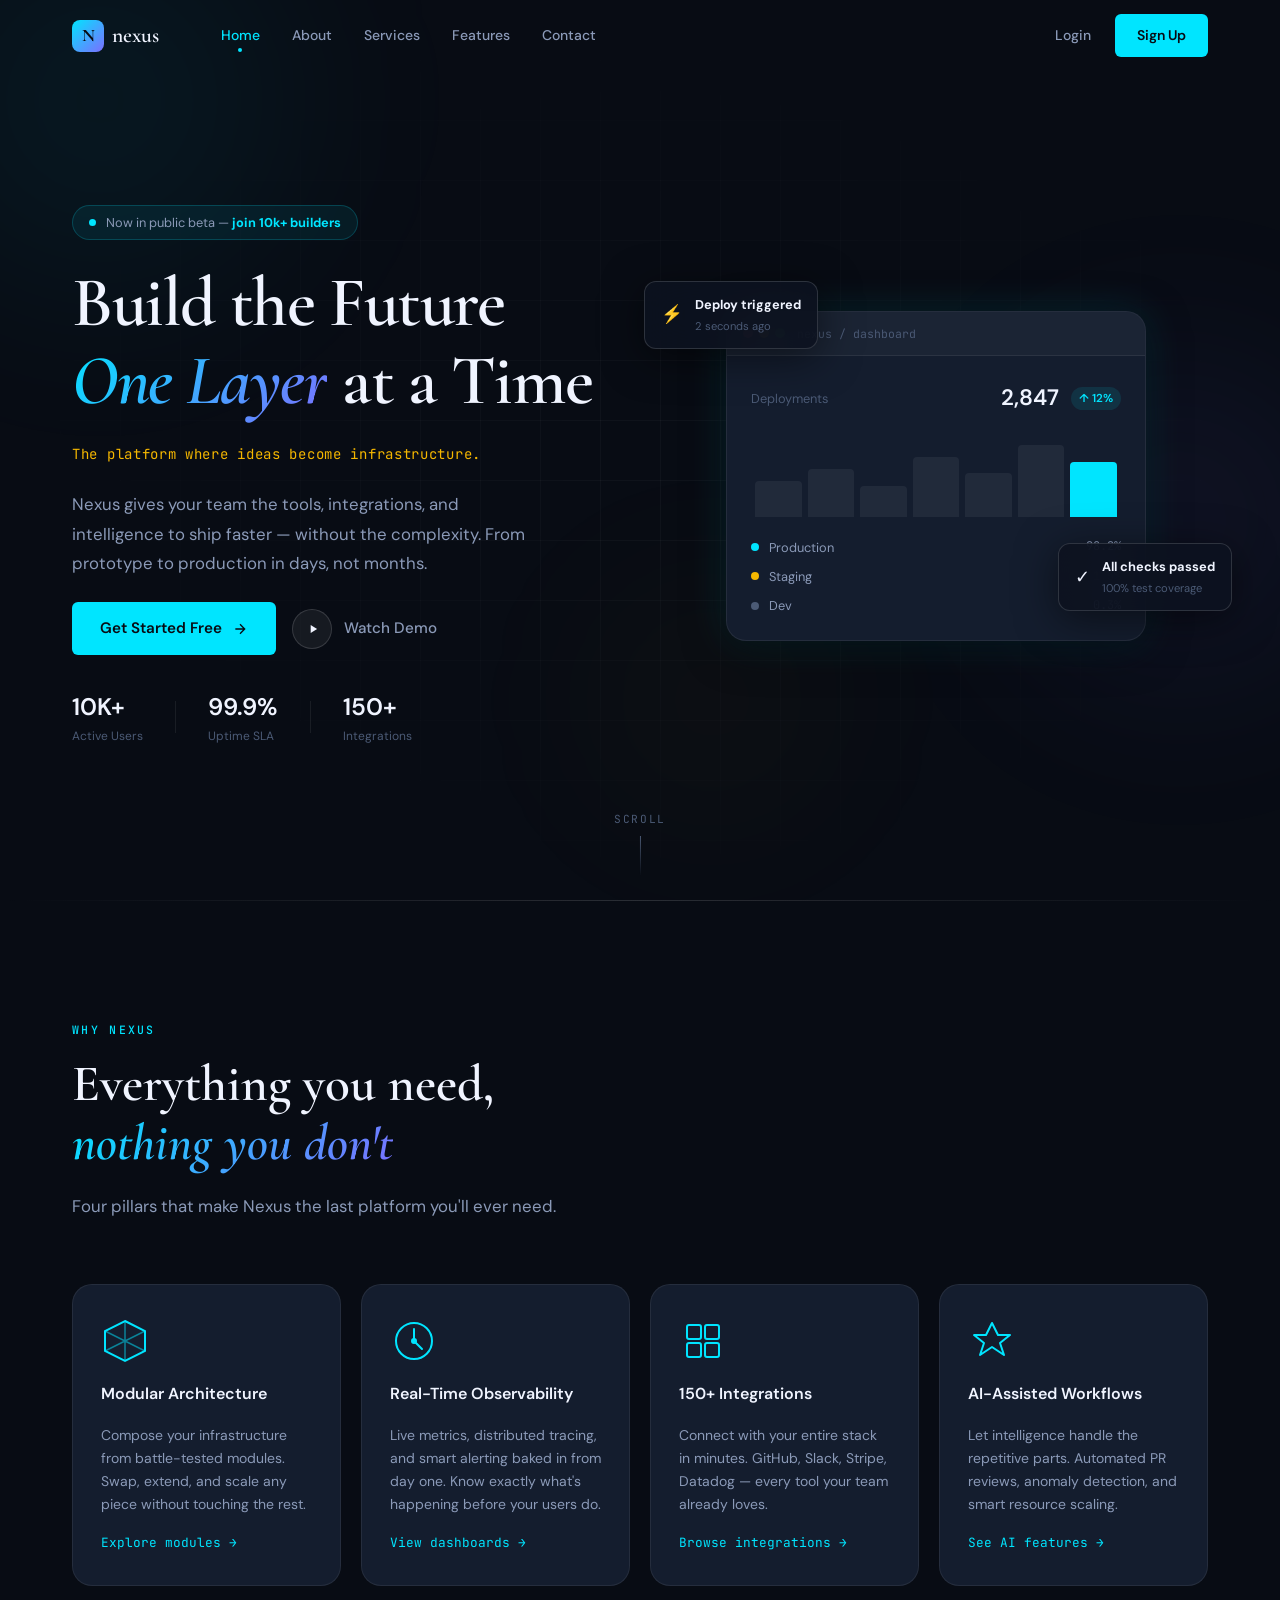
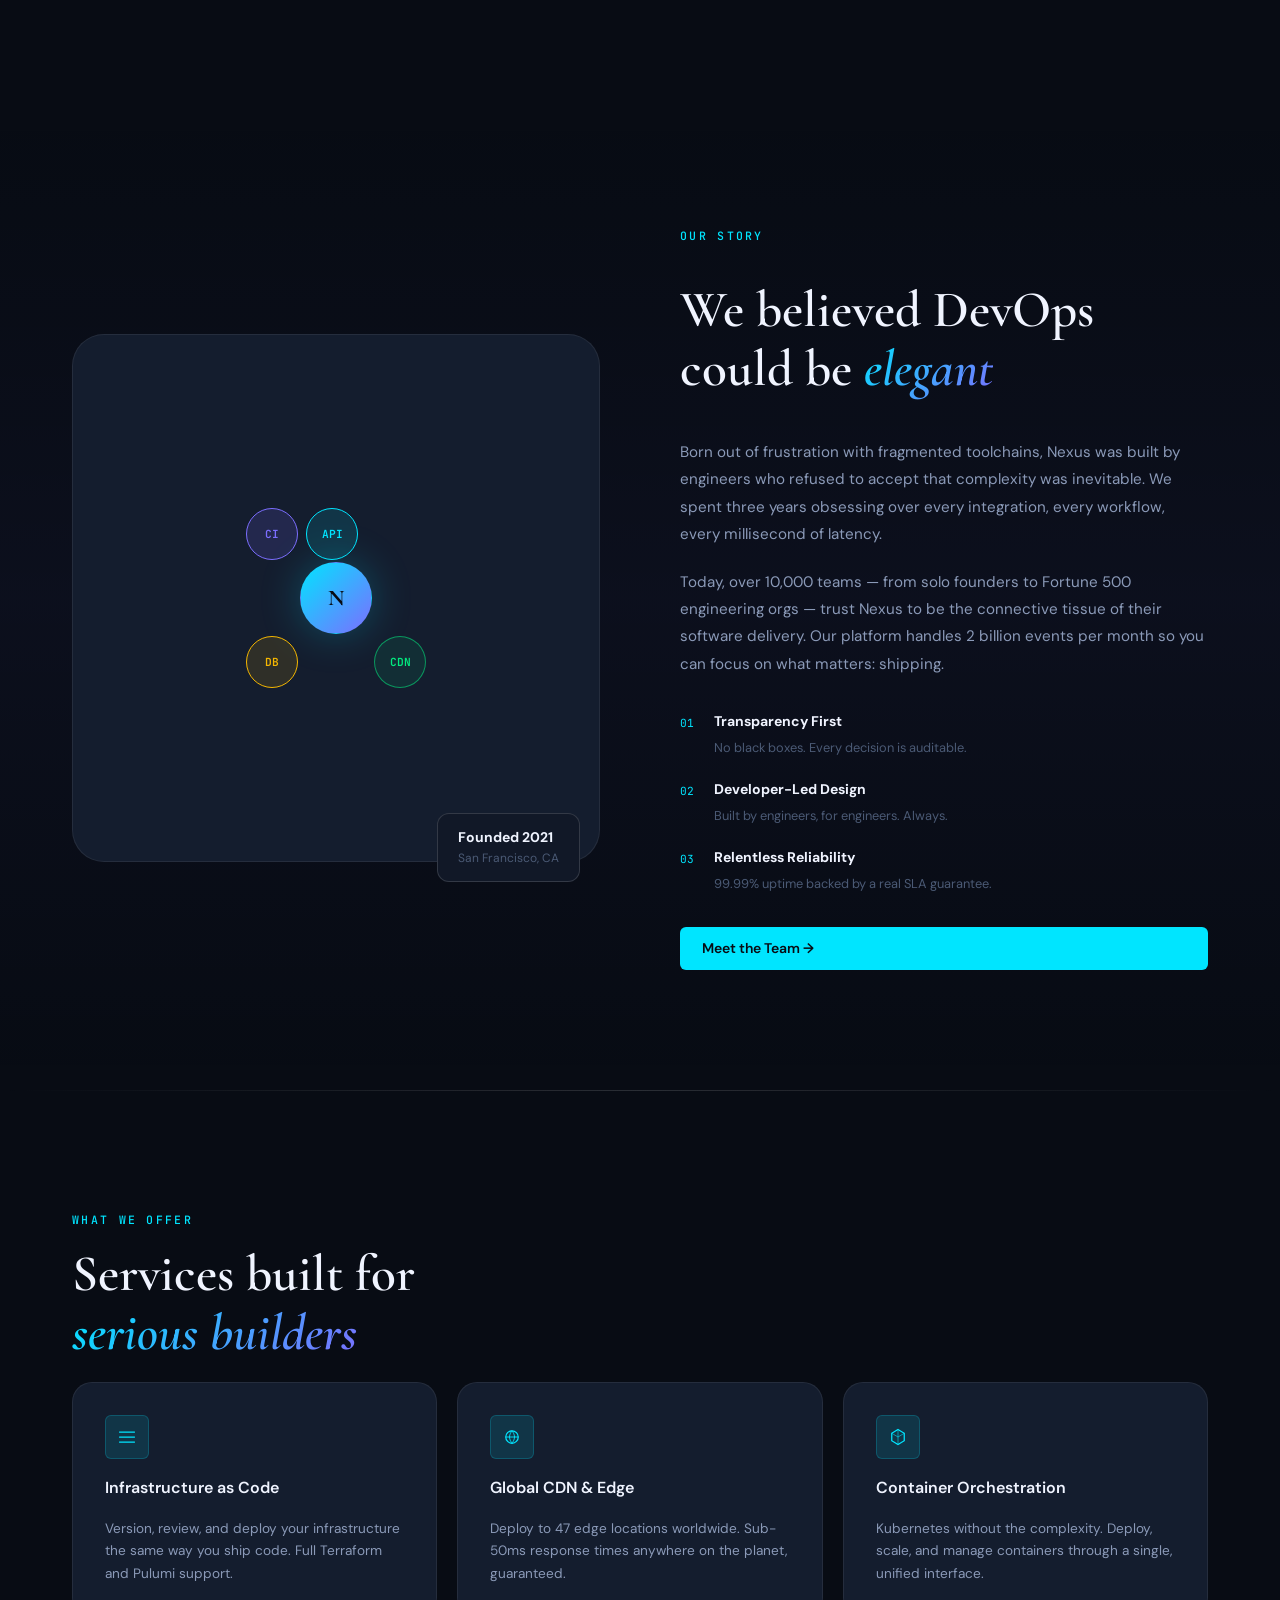
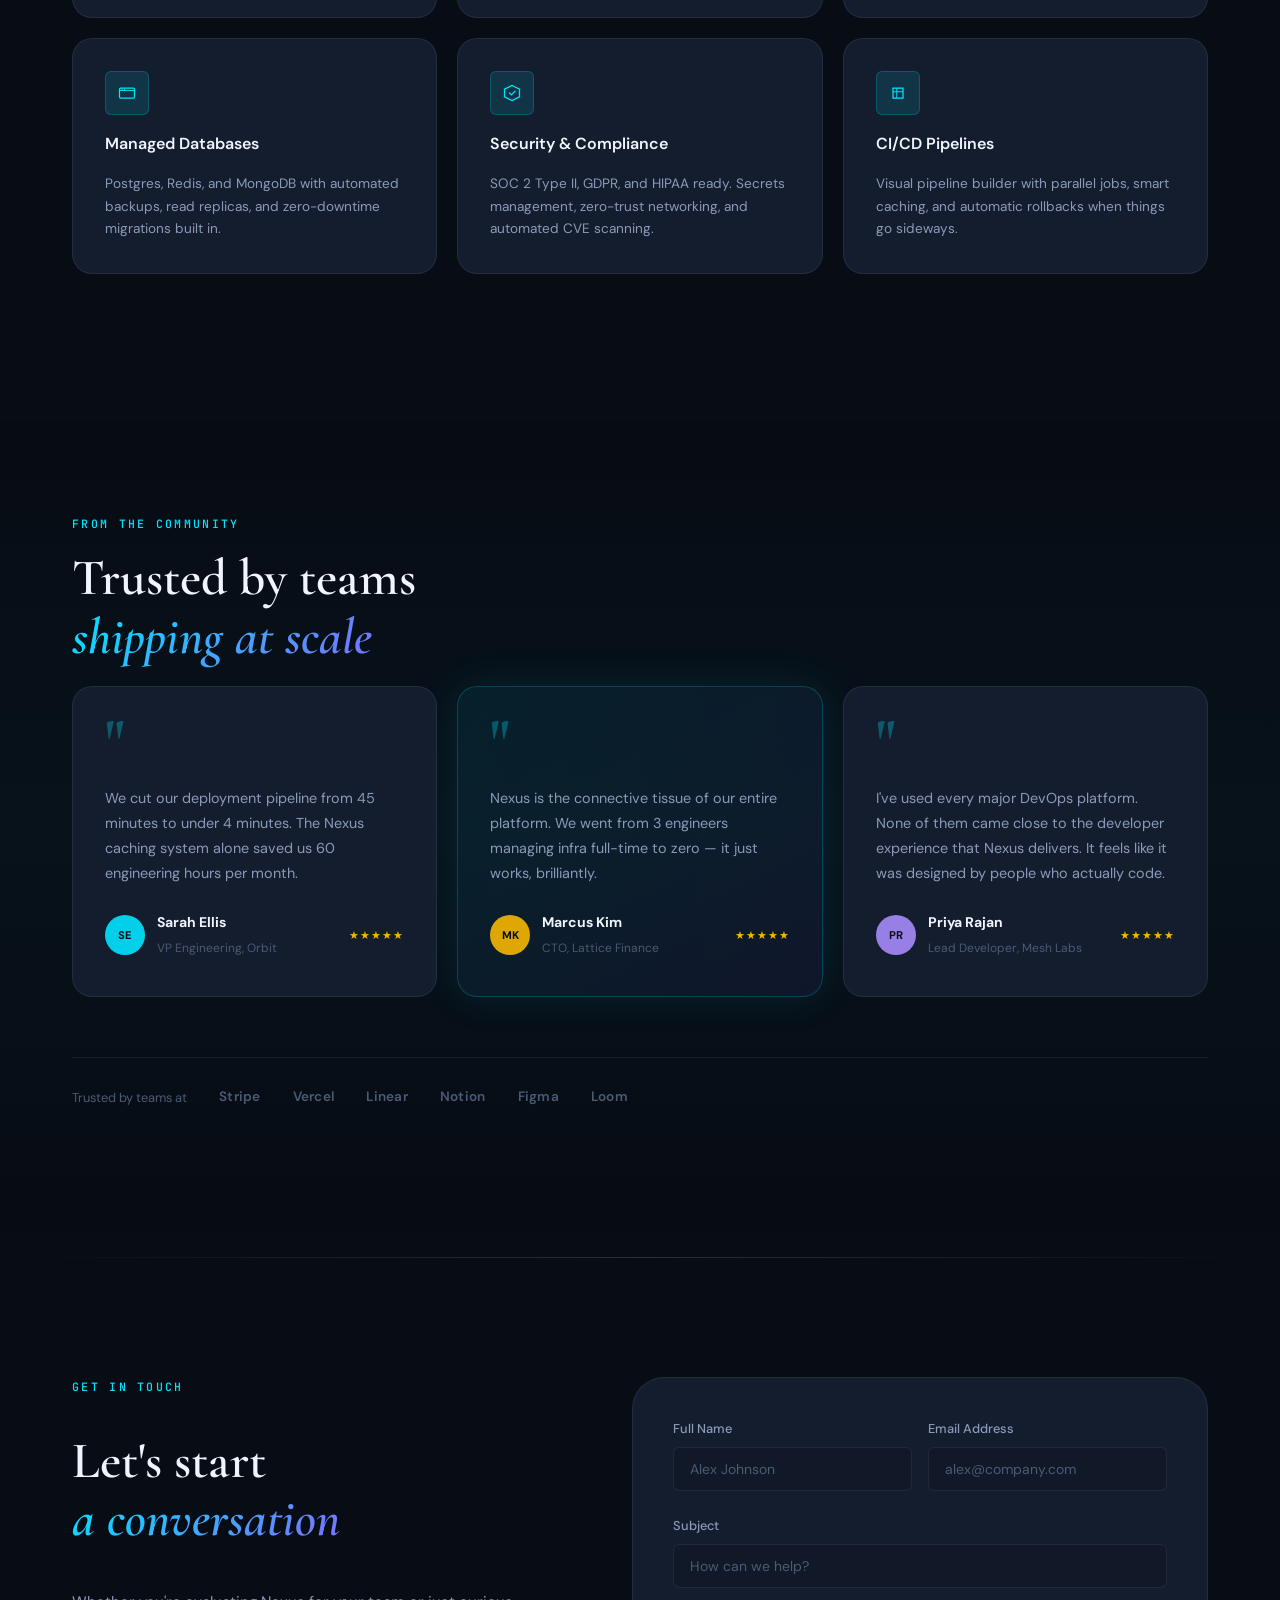
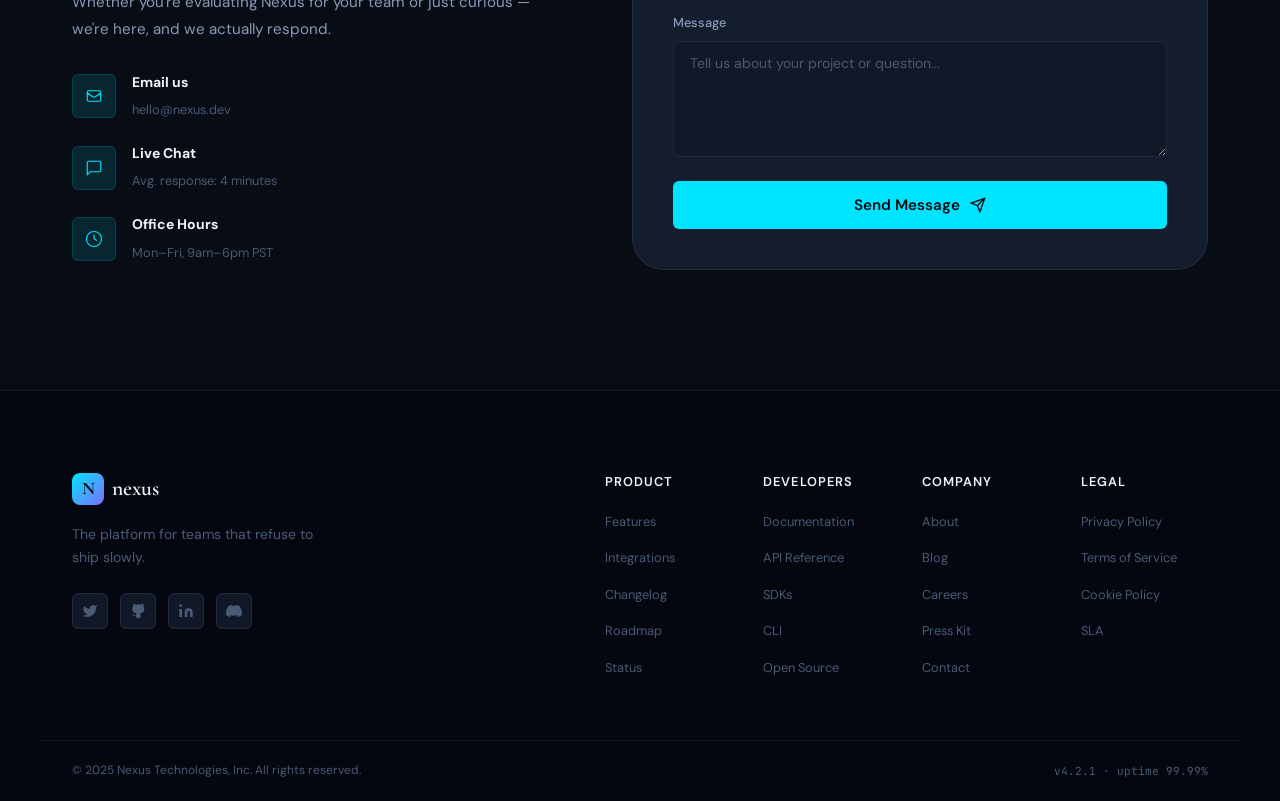
<file: index.html>
<!DOCTYPE html>
<html lang="en">
<head>
  <meta charset="UTF-8" />
  <meta name="viewport" content="width=device-width, initial-scale=1.0" />
  <title>Nexus — Build What's Next</title>
  <link rel="preconnect" href="https://fonts.googleapis.com">
  <link rel="preconnect" href="https://fonts.gstatic.com" crossorigin>
  <link href="https://fonts.googleapis.com/css2?family=Cormorant+Garamond:ital,wght@0,300;0,400;0,600;0,700;1,300;1,400&family=DM+Sans:opsz,wght@9..40,300;9..40,400;9..40,500;9..40,600&family=JetBrains+Mono:wght@400;500&display=swap" rel="stylesheet">
  <link rel="stylesheet" href="style.css" />
</head>
<body>

  <!-- LOADER -->
  <div class="loader" id="loader">
    <div class="loader-inner">
      <span class="loader-logo">N</span>
      <div class="loader-bar"><div class="loader-fill"></div></div>
    </div>
  </div>

  <!-- NAVBAR -->
  <nav class="navbar" id="navbar">
    <div class="nav-container">
      <a href="#" class="nav-logo">
        <span class="logo-mark">N</span>
        <span class="logo-text">nexus</span>
      </a>
      <ul class="nav-links" id="navLinks">
        <li><a href="#home" class="nav-link active">Home</a></li>
        <li><a href="#about" class="nav-link">About</a></li>
        <li><a href="#services" class="nav-link">Services</a></li>
        <li><a href="#features" class="nav-link">Features</a></li>
        <li><a href="#contact" class="nav-link">Contact</a></li>
      </ul>
      <div class="nav-actions">
        <a href="#" class="btn-ghost">Login</a>
        <a href="#" class="btn-primary">Sign Up</a>
      </div>
      <button class="hamburger" id="hamburger" aria-label="Menu">
        <span></span><span></span><span></span>
      </button>
    </div>
  </nav>

  <!-- HERO -->
  <section class="hero" id="home">
    <div class="hero-bg">
      <div class="orb orb-1"></div>
      <div class="orb orb-2"></div>
      <div class="orb orb-3"></div>
      <div class="grid-overlay"></div>
    </div>
    <div class="hero-container">
      <div class="hero-badge reveal">
        <span class="badge-dot"></span>
        <span>Now in public beta — <strong>join 10k+ builders</strong></span>
      </div>
      <h1 class="hero-title reveal">
        Build the Future<br />
        <em>One Layer</em> at a Time
      </h1>
      <p class="hero-tagline reveal">The platform where ideas become infrastructure.</p>
      <p class="hero-desc reveal">
        Nexus gives your team the tools, integrations, and intelligence to ship
        faster — without the complexity. From prototype to production in days, not months.
      </p>
      <div class="hero-cta reveal">
        <a href="#" class="btn-hero-primary">
          Get Started Free
          <svg viewBox="0 0 24 24" fill="none" stroke="currentColor" stroke-width="2"><path d="M5 12h14M12 5l7 7-7 7"/></svg>
        </a>
        <a href="#" class="btn-hero-ghost">
          <span class="play-icon">
            <svg viewBox="0 0 24 24" fill="currentColor"><path d="M8 5v14l11-7z"/></svg>
          </span>
          Watch Demo
        </a>
      </div>
      <div class="hero-stats reveal">
        <div class="stat"><strong>10K+</strong><span>Active Users</span></div>
        <div class="stat-divider"></div>
        <div class="stat"><strong>99.9%</strong><span>Uptime SLA</span></div>
        <div class="stat-divider"></div>
        <div class="stat"><strong>150+</strong><span>Integrations</span></div>
      </div>
    </div>
    <div class="hero-visual reveal">
      <div class="dashboard-card">
        <div class="dc-header">
          <div class="dc-dots"><span></span><span></span><span></span></div>
          <span class="dc-title">nexus / dashboard</span>
        </div>
        <div class="dc-body">
          <div class="dc-metric">
            <span class="dc-label">Deployments</span>
            <span class="dc-value">2,847</span>
            <span class="dc-tag up">↑ 12%</span>
          </div>
          <div class="dc-chart">
            <div class="bar" style="--h:45%"></div>
            <div class="bar" style="--h:60%"></div>
            <div class="bar" style="--h:38%"></div>
            <div class="bar" style="--h:75%"></div>
            <div class="bar" style="--h:55%"></div>
            <div class="bar" style="--h:90%"></div>
            <div class="bar active" style="--h:68%"></div>
          </div>
          <div class="dc-items">
            <div class="dc-item">
              <span class="dc-dot cyan"></span>
              <span>Production</span>
              <span class="dc-pct">98.2%</span>
            </div>
            <div class="dc-item">
              <span class="dc-dot gold"></span>
              <span>Staging</span>
              <span class="dc-pct">1.5%</span>
            </div>
            <div class="dc-item">
              <span class="dc-dot grey"></span>
              <span>Dev</span>
              <span class="dc-pct">0.3%</span>
            </div>
          </div>
        </div>
      </div>
      <div class="float-card fc-1">
        <span class="fc-icon">⚡</span>
        <div><strong>Deploy triggered</strong><small>2 seconds ago</small></div>
      </div>
      <div class="float-card fc-2">
        <span class="fc-icon">✓</span>
        <div><strong>All checks passed</strong><small>100% test coverage</small></div>
      </div>
    </div>
    <div class="scroll-hint">
      <span>Scroll</span>
      <div class="scroll-line"></div>
    </div>
  </section>

  <!-- FEATURES -->
  <section class="features" id="features">
    <div class="section-container">
      <div class="section-label reveal">Why Nexus</div>
      <h2 class="section-title reveal">Everything you need,<br /><em>nothing you don't</em></h2>
      <p class="section-sub reveal">Four pillars that make Nexus the last platform you'll ever need.</p>
      <div class="features-grid">
        <div class="feature-card reveal" data-delay="0">
          <div class="fc-icon-wrap">
            <svg viewBox="0 0 48 48" fill="none" xmlns="http://www.w3.org/2000/svg">
              <path d="M24 4L44 14V34L24 44L4 34V14L24 4Z" stroke="currentColor" stroke-width="2" fill="none"/>
              <path d="M24 4V24M44 14L24 24M4 14L24 24M24 44V24M4 34L24 24M44 34L24 24" stroke="currentColor" stroke-width="1.5" opacity="0.5"/>
            </svg>
          </div>
          <h3>Modular Architecture</h3>
          <p>Compose your infrastructure from battle-tested modules. Swap, extend, and scale any piece without touching the rest.</p>
          <a href="#" class="card-link">Explore modules →</a>
        </div>
        <div class="feature-card reveal" data-delay="100">
          <div class="fc-icon-wrap">
            <svg viewBox="0 0 48 48" fill="none" xmlns="http://www.w3.org/2000/svg">
              <circle cx="24" cy="24" r="18" stroke="currentColor" stroke-width="2"/>
              <path d="M24 12v12l8 8" stroke="currentColor" stroke-width="2" stroke-linecap="round"/>
              <circle cx="24" cy="24" r="3" fill="currentColor"/>
            </svg>
          </div>
          <h3>Real-Time Observability</h3>
          <p>Live metrics, distributed tracing, and smart alerting baked in from day one. Know exactly what's happening before your users do.</p>
          <a href="#" class="card-link">View dashboards →</a>
        </div>
        <div class="feature-card reveal" data-delay="200">
          <div class="fc-icon-wrap">
            <svg viewBox="0 0 48 48" fill="none" xmlns="http://www.w3.org/2000/svg">
              <rect x="8" y="8" width="14" height="14" rx="2" stroke="currentColor" stroke-width="2"/>
              <rect x="26" y="8" width="14" height="14" rx="2" stroke="currentColor" stroke-width="2"/>
              <rect x="8" y="26" width="14" height="14" rx="2" stroke="currentColor" stroke-width="2"/>
              <rect x="26" y="26" width="14" height="14" rx="2" stroke="currentColor" stroke-width="2"/>
            </svg>
          </div>
          <h3>150+ Integrations</h3>
          <p>Connect with your entire stack in minutes. GitHub, Slack, Stripe, Datadog — every tool your team already loves.</p>
          <a href="#" class="card-link">Browse integrations →</a>
        </div>
        <div class="feature-card reveal" data-delay="300">
          <div class="fc-icon-wrap">
            <svg viewBox="0 0 48 48" fill="none" xmlns="http://www.w3.org/2000/svg">
              <path d="M24 6L30 18H42L32 26L36 38L24 30L12 38L16 26L6 18H18L24 6Z" stroke="currentColor" stroke-width="2" fill="none" stroke-linejoin="round"/>
            </svg>
          </div>
          <h3>AI-Assisted Workflows</h3>
          <p>Let intelligence handle the repetitive parts. Automated PR reviews, anomaly detection, and smart resource scaling.</p>
          <a href="#" class="card-link">See AI features →</a>
        </div>
      </div>
    </div>
  </section>

  <!-- ABOUT -->
  <section class="about" id="about">
    <div class="section-container about-inner">
      <div class="about-image reveal">
        <div class="about-img-frame">
          <div class="about-img-inner">
            <div class="about-illustration">
              <div class="ai-node main-node">N</div>
              <div class="ai-node n1">API</div>
              <div class="ai-node n2">DB</div>
              <div class="ai-node n3">CI</div>
              <div class="ai-node n4">CDN</div>
              <div class="ai-line l1"></div>
              <div class="ai-line l2"></div>
              <div class="ai-line l3"></div>
              <div class="ai-line l4"></div>
            </div>
          </div>
        </div>
        <div class="about-img-badge">
          <strong>Founded 2021</strong>
          <span>San Francisco, CA</span>
        </div>
      </div>
      <div class="about-content reveal">
        <div class="section-label">Our Story</div>
        <h2 class="section-title">We believed DevOps<br />could be <em>elegant</em></h2>
        <p class="about-text">
          Born out of frustration with fragmented toolchains, Nexus was built by engineers
          who refused to accept that complexity was inevitable. We spent three years
          obsessing over every integration, every workflow, every millisecond of latency.
        </p>
        <p class="about-text">
          Today, over 10,000 teams — from solo founders to Fortune 500 engineering orgs —
          trust Nexus to be the connective tissue of their software delivery. Our platform
          handles 2 billion events per month so you can focus on what matters: shipping.
        </p>
        <div class="about-pillars">
          <div class="pillar">
            <span class="pillar-num">01</span>
            <div>
              <strong>Transparency First</strong>
              <p>No black boxes. Every decision is auditable.</p>
            </div>
          </div>
          <div class="pillar">
            <span class="pillar-num">02</span>
            <div>
              <strong>Developer-Led Design</strong>
              <p>Built by engineers, for engineers. Always.</p>
            </div>
          </div>
          <div class="pillar">
            <span class="pillar-num">03</span>
            <div>
              <strong>Relentless Reliability</strong>
              <p>99.99% uptime backed by a real SLA guarantee.</p>
            </div>
          </div>
        </div>
        <a href="#" class="btn-primary">Meet the Team →</a>
      </div>
    </div>
  </section>

  <!-- SERVICES -->
  <section class="services" id="services">
    <div class="section-container">
      <div class="section-label reveal">What We Offer</div>
      <h2 class="section-title reveal">Services built for<br /><em>serious builders</em></h2>
      <div class="services-grid">
        <div class="service-card reveal" data-delay="0">
          <div class="sc-icon">
            <svg viewBox="0 0 32 32" fill="none"><path d="M4 8h24M4 16h24M4 24h24" stroke="currentColor" stroke-width="2" stroke-linecap="round"/></svg>
          </div>
          <h3>Infrastructure as Code</h3>
          <p>Version, review, and deploy your infrastructure the same way you ship code. Full Terraform and Pulumi support.</p>
        </div>
        <div class="service-card reveal" data-delay="100">
          <div class="sc-icon">
            <svg viewBox="0 0 32 32" fill="none"><circle cx="16" cy="16" r="10" stroke="currentColor" stroke-width="2"/><path d="M16 6C16 6 20 11 20 16C20 21 16 26 16 26M16 6C16 6 12 11 12 16C12 21 16 26 16 26M6 16h20" stroke="currentColor" stroke-width="1.5"/></svg>
          </div>
          <h3>Global CDN & Edge</h3>
          <p>Deploy to 47 edge locations worldwide. Sub-50ms response times anywhere on the planet, guaranteed.</p>
        </div>
        <div class="service-card reveal" data-delay="200">
          <div class="sc-icon">
            <svg viewBox="0 0 32 32" fill="none"><path d="M16 4l10 6v12L16 28 6 22V10L16 4z" stroke="currentColor" stroke-width="2"/><path d="M16 4v12M26 10L16 16M6 10l10 6M16 28V16" stroke="currentColor" stroke-width="1.5" opacity="0.6"/></svg>
          </div>
          <h3>Container Orchestration</h3>
          <p>Kubernetes without the complexity. Deploy, scale, and manage containers through a single, unified interface.</p>
        </div>
        <div class="service-card reveal" data-delay="300">
          <div class="sc-icon">
            <svg viewBox="0 0 32 32" fill="none"><rect x="4" y="8" width="24" height="16" rx="2" stroke="currentColor" stroke-width="2"/><path d="M4 12h24" stroke="currentColor" stroke-width="1.5"/><circle cx="8" cy="10" r="1" fill="currentColor"/><circle cx="12" cy="10" r="1" fill="currentColor"/></svg>
          </div>
          <h3>Managed Databases</h3>
          <p>Postgres, Redis, and MongoDB with automated backups, read replicas, and zero-downtime migrations built in.</p>
        </div>
        <div class="service-card reveal" data-delay="400">
          <div class="sc-icon">
            <svg viewBox="0 0 32 32" fill="none"><path d="M16 4L28 10v12L16 28 4 22V10L16 4z" stroke="currentColor" stroke-width="2"/><path d="M12 16l3 3 6-6" stroke="currentColor" stroke-width="2" stroke-linecap="round" stroke-linejoin="round"/></svg>
          </div>
          <h3>Security & Compliance</h3>
          <p>SOC 2 Type II, GDPR, and HIPAA ready. Secrets management, zero-trust networking, and automated CVE scanning.</p>
        </div>
        <div class="service-card reveal" data-delay="500">
          <div class="sc-icon">
            <svg viewBox="0 0 32 32" fill="none"><path d="M8 8h16v16H8z" stroke="currentColor" stroke-width="2" rx="2"/><path d="M8 14h16M14 8v16" stroke="currentColor" stroke-width="1.5"/></svg>
          </div>
          <h3>CI/CD Pipelines</h3>
          <p>Visual pipeline builder with parallel jobs, smart caching, and automatic rollbacks when things go sideways.</p>
        </div>
      </div>
    </div>
  </section>

  <!-- TESTIMONIALS -->
  <section class="testimonials">
    <div class="section-container">
      <div class="section-label reveal">From the Community</div>
      <h2 class="section-title reveal">Trusted by teams<br /><em>shipping at scale</em></h2>
      <div class="testimonials-grid">
        <div class="testimonial-card reveal" data-delay="0">
          <div class="quote-mark">"</div>
          <p class="testi-text">We cut our deployment pipeline from 45 minutes to under 4 minutes. The Nexus caching system alone saved us 60 engineering hours per month.</p>
          <div class="testi-author">
            <div class="testi-avatar" style="--color:#00e5ff">SE</div>
            <div class="testi-info">
              <strong>Sarah Ellis</strong>
              <span>VP Engineering, Orbit</span>
            </div>
            <div class="testi-stars">★★★★★</div>
          </div>
        </div>
        <div class="testimonial-card featured reveal" data-delay="100">
          <div class="quote-mark">"</div>
          <p class="testi-text">Nexus is the connective tissue of our entire platform. We went from 3 engineers managing infra full-time to zero — it just works, brilliantly.</p>
          <div class="testi-author">
            <div class="testi-avatar" style="--color:#f5b700">MK</div>
            <div class="testi-info">
              <strong>Marcus Kim</strong>
              <span>CTO, Lattice Finance</span>
            </div>
            <div class="testi-stars">★★★★★</div>
          </div>
        </div>
        <div class="testimonial-card reveal" data-delay="200">
          <div class="quote-mark">"</div>
          <p class="testi-text">I've used every major DevOps platform. None of them came close to the developer experience that Nexus delivers. It feels like it was designed by people who actually code.</p>
          <div class="testi-author">
            <div class="testi-avatar" style="--color:#a78bfa">PR</div>
            <div class="testi-info">
              <strong>Priya Rajan</strong>
              <span>Lead Developer, Mesh Labs</span>
            </div>
            <div class="testi-stars">★★★★★</div>
          </div>
        </div>
      </div>
      <div class="brands-bar reveal">
        <span>Trusted by teams at</span>
        <div class="brands">
          <span>Stripe</span>
          <span>Vercel</span>
          <span>Linear</span>
          <span>Notion</span>
          <span>Figma</span>
          <span>Loom</span>
        </div>
      </div>
    </div>
  </section>

  <!-- CONTACT -->
  <section class="contact" id="contact">
    <div class="section-container contact-inner">
      <div class="contact-info reveal">
        <div class="section-label">Get in Touch</div>
        <h2 class="section-title">Let's start<br /><em>a conversation</em></h2>
        <p>Whether you're evaluating Nexus for your team or just curious — we're here, and we actually respond.</p>
        <div class="contact-details">
          <div class="contact-item">
            <div class="ci-icon">
              <svg viewBox="0 0 24 24" fill="none" stroke="currentColor" stroke-width="1.5"><path d="M3 8l7.89 5.26a2 2 0 002.22 0L21 8M5 19h14a2 2 0 002-2V7a2 2 0 00-2-2H5a2 2 0 00-2 2v10a2 2 0 002 2z"/></svg>
            </div>
            <div><strong>Email us</strong><span>hello@nexus.dev</span></div>
          </div>
          <div class="contact-item">
            <div class="ci-icon">
              <svg viewBox="0 0 24 24" fill="none" stroke="currentColor" stroke-width="1.5"><path d="M21 15a2 2 0 01-2 2H7l-4 4V5a2 2 0 012-2h14a2 2 0 012 2z"/></svg>
            </div>
            <div><strong>Live Chat</strong><span>Avg. response: 4 minutes</span></div>
          </div>
          <div class="contact-item">
            <div class="ci-icon">
              <svg viewBox="0 0 24 24" fill="none" stroke="currentColor" stroke-width="1.5"><circle cx="12" cy="12" r="10"/><path d="M12 6v6l4 2"/></svg>
            </div>
            <div><strong>Office Hours</strong><span>Mon–Fri, 9am–6pm PST</span></div>
          </div>
        </div>
      </div>
      <form class="contact-form reveal" id="contactForm" novalidate>
        <div class="form-row">
          <div class="form-group">
            <label for="name">Full Name</label>
            <input type="text" id="name" placeholder="Alex Johnson" required />
            <span class="form-error">Please enter your name.</span>
          </div>
          <div class="form-group">
            <label for="email">Email Address</label>
            <input type="email" id="email" placeholder="alex@company.com" required />
            <span class="form-error">Please enter a valid email.</span>
          </div>
        </div>
        <div class="form-group">
          <label for="subject">Subject</label>
          <input type="text" id="subject" placeholder="How can we help?" />
        </div>
        <div class="form-group">
          <label for="message">Message</label>
          <textarea id="message" rows="5" placeholder="Tell us about your project or question..." required></textarea>
          <span class="form-error">Please enter a message.</span>
        </div>
        <button type="submit" class="btn-submit">
          <span>Send Message</span>
          <svg viewBox="0 0 24 24" fill="none" stroke="currentColor" stroke-width="2"><path d="M22 2L11 13M22 2L15 22l-4-9-9-4 20-7z"/></svg>
        </button>
        <div class="form-success" id="formSuccess">
          <svg viewBox="0 0 24 24" fill="none" stroke="currentColor" stroke-width="2"><path d="M22 11.08V12a10 10 0 11-5.93-9.14"/><path d="M22 4L12 14.01l-3-3"/></svg>
          Message sent! We'll be in touch within 24 hours.
        </div>
      </form>
    </div>
  </section>

  <!-- FOOTER -->
  <footer class="footer">
    <div class="footer-container">
      <div class="footer-brand">
        <a href="#" class="nav-logo">
          <span class="logo-mark">N</span>
          <span class="logo-text">nexus</span>
        </a>
        <p>The platform for teams that refuse to ship slowly.</p>
        <div class="social-links">
          <a href="#" class="social-link" aria-label="Twitter">
            <svg viewBox="0 0 24 24" fill="currentColor"><path d="M23 3a10.9 10.9 0 01-3.14 1.53 4.48 4.48 0 00-7.86 3v1A10.66 10.66 0 013 4s-4 9 5 13a11.64 11.64 0 01-7 2c9 5 20 0 20-11.5a4.5 4.5 0 00-.08-.83A7.72 7.72 0 0023 3z"/></svg>
          </a>
          <a href="#" class="social-link" aria-label="GitHub">
            <svg viewBox="0 0 24 24" fill="currentColor"><path d="M9 19c-5 1.5-5-2.5-7-3m14 6v-3.87a3.37 3.37 0 00-.94-2.61c3.14-.35 6.44-1.54 6.44-7A5.44 5.44 0 0020 4.77 5.07 5.07 0 0019.91 1S18.73.65 16 2.48a13.38 13.38 0 00-7 0C6.27.65 5.09 1 5.09 1A5.07 5.07 0 005 4.77a5.44 5.44 0 00-1.5 3.78c0 5.42 3.3 6.61 6.44 7A3.37 3.37 0 009 18.13V22"/></svg>
          </a>
          <a href="#" class="social-link" aria-label="LinkedIn">
            <svg viewBox="0 0 24 24" fill="currentColor"><path d="M16 8a6 6 0 016 6v7h-4v-7a2 2 0 00-2-2 2 2 0 00-2 2v7h-4v-7a6 6 0 016-6zM2 9h4v12H2z"/><circle cx="4" cy="4" r="2"/></svg>
          </a>
          <a href="#" class="social-link" aria-label="Discord">
            <svg viewBox="0 0 24 24" fill="currentColor"><path d="M20.317 4.37a19.791 19.791 0 00-4.885-1.515.074.074 0 00-.079.037c-.21.375-.444.864-.608 1.25a18.27 18.27 0 00-5.487 0 12.64 12.64 0 00-.617-1.25.077.077 0 00-.079-.037A19.736 19.736 0 003.677 4.37a.07.07 0 00-.032.027C.533 9.046-.32 13.58.099 18.057a.082.082 0 00.031.057 19.9 19.9 0 005.993 3.03.078.078 0 00.084-.028c.462-.63.874-1.295 1.226-1.994a.076.076 0 00-.041-.106 13.107 13.107 0 01-1.872-.892.077.077 0 01-.008-.128 10.2 10.2 0 00.372-.292.074.074 0 01.077-.01c3.928 1.793 8.18 1.793 12.062 0a.074.074 0 01.078.01c.12.098.246.198.373.292a.077.077 0 01-.006.127 12.299 12.299 0 01-1.873.892.077.077 0 00-.041.107c.36.698.772 1.362 1.225 1.993a.076.076 0 00.084.028 19.839 19.839 0 006.002-3.03.077.077 0 00.032-.054c.5-5.177-.838-9.674-3.549-13.66a.061.061 0 00-.031-.03z"/></svg>
          </a>
        </div>
      </div>
      <div class="footer-links">
        <div class="footer-col">
          <h4>Product</h4>
          <ul>
            <li><a href="#">Features</a></li>
            <li><a href="#">Integrations</a></li>
            <li><a href="#">Changelog</a></li>
            <li><a href="#">Roadmap</a></li>
            <li><a href="#">Status</a></li>
          </ul>
        </div>
        <div class="footer-col">
          <h4>Developers</h4>
          <ul>
            <li><a href="#">Documentation</a></li>
            <li><a href="#">API Reference</a></li>
            <li><a href="#">SDKs</a></li>
            <li><a href="#">CLI</a></li>
            <li><a href="#">Open Source</a></li>
          </ul>
        </div>
        <div class="footer-col">
          <h4>Company</h4>
          <ul>
            <li><a href="#">About</a></li>
            <li><a href="#">Blog</a></li>
            <li><a href="#">Careers</a></li>
            <li><a href="#">Press Kit</a></li>
            <li><a href="#">Contact</a></li>
          </ul>
        </div>
        <div class="footer-col">
          <h4>Legal</h4>
          <ul>
            <li><a href="#">Privacy Policy</a></li>
            <li><a href="#">Terms of Service</a></li>
            <li><a href="#">Cookie Policy</a></li>
            <li><a href="#">SLA</a></li>
          </ul>
        </div>
      </div>
    </div>
    <div class="footer-bottom">
      <span>© 2025 Nexus Technologies, Inc. All rights reserved.</span>
      <span class="footer-mono">v4.2.1 · uptime 99.99%</span>
    </div>
  </footer>

  <script src="script.js"></script>
</body>
</html>
</file>
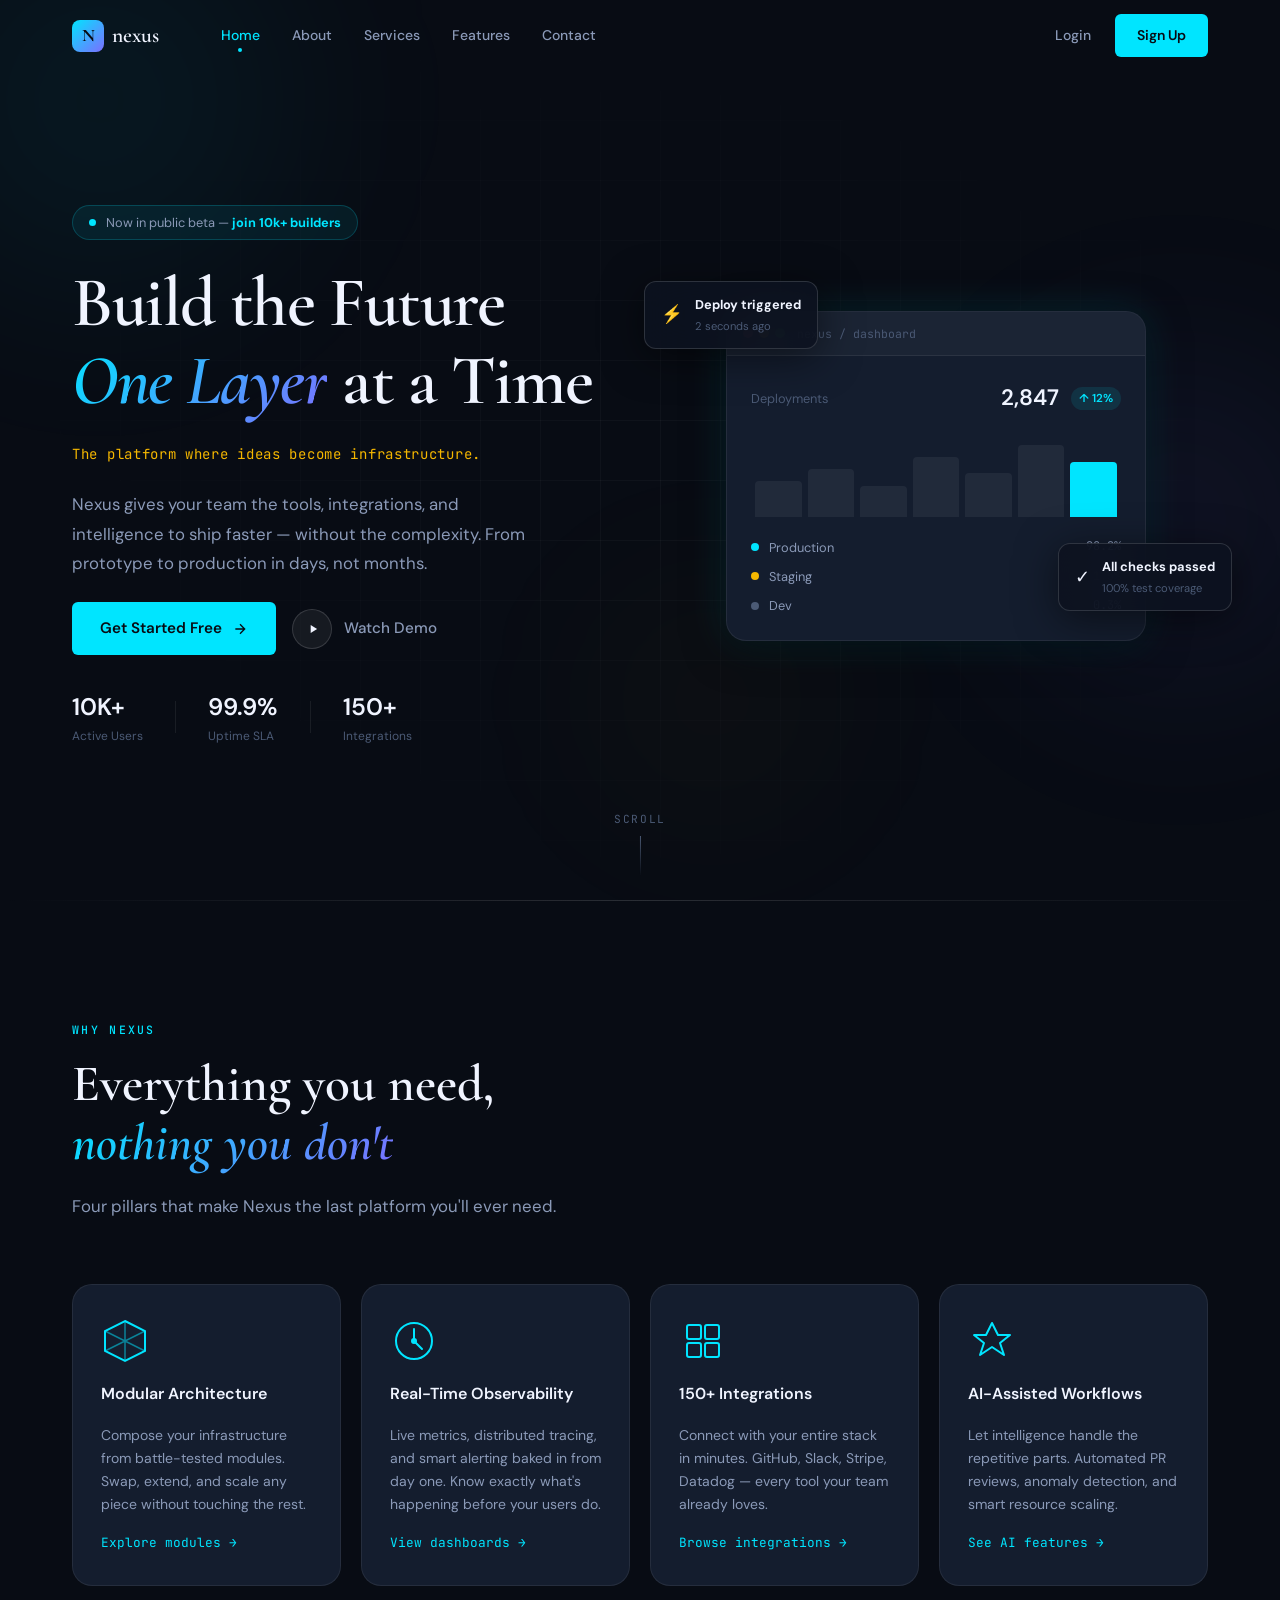
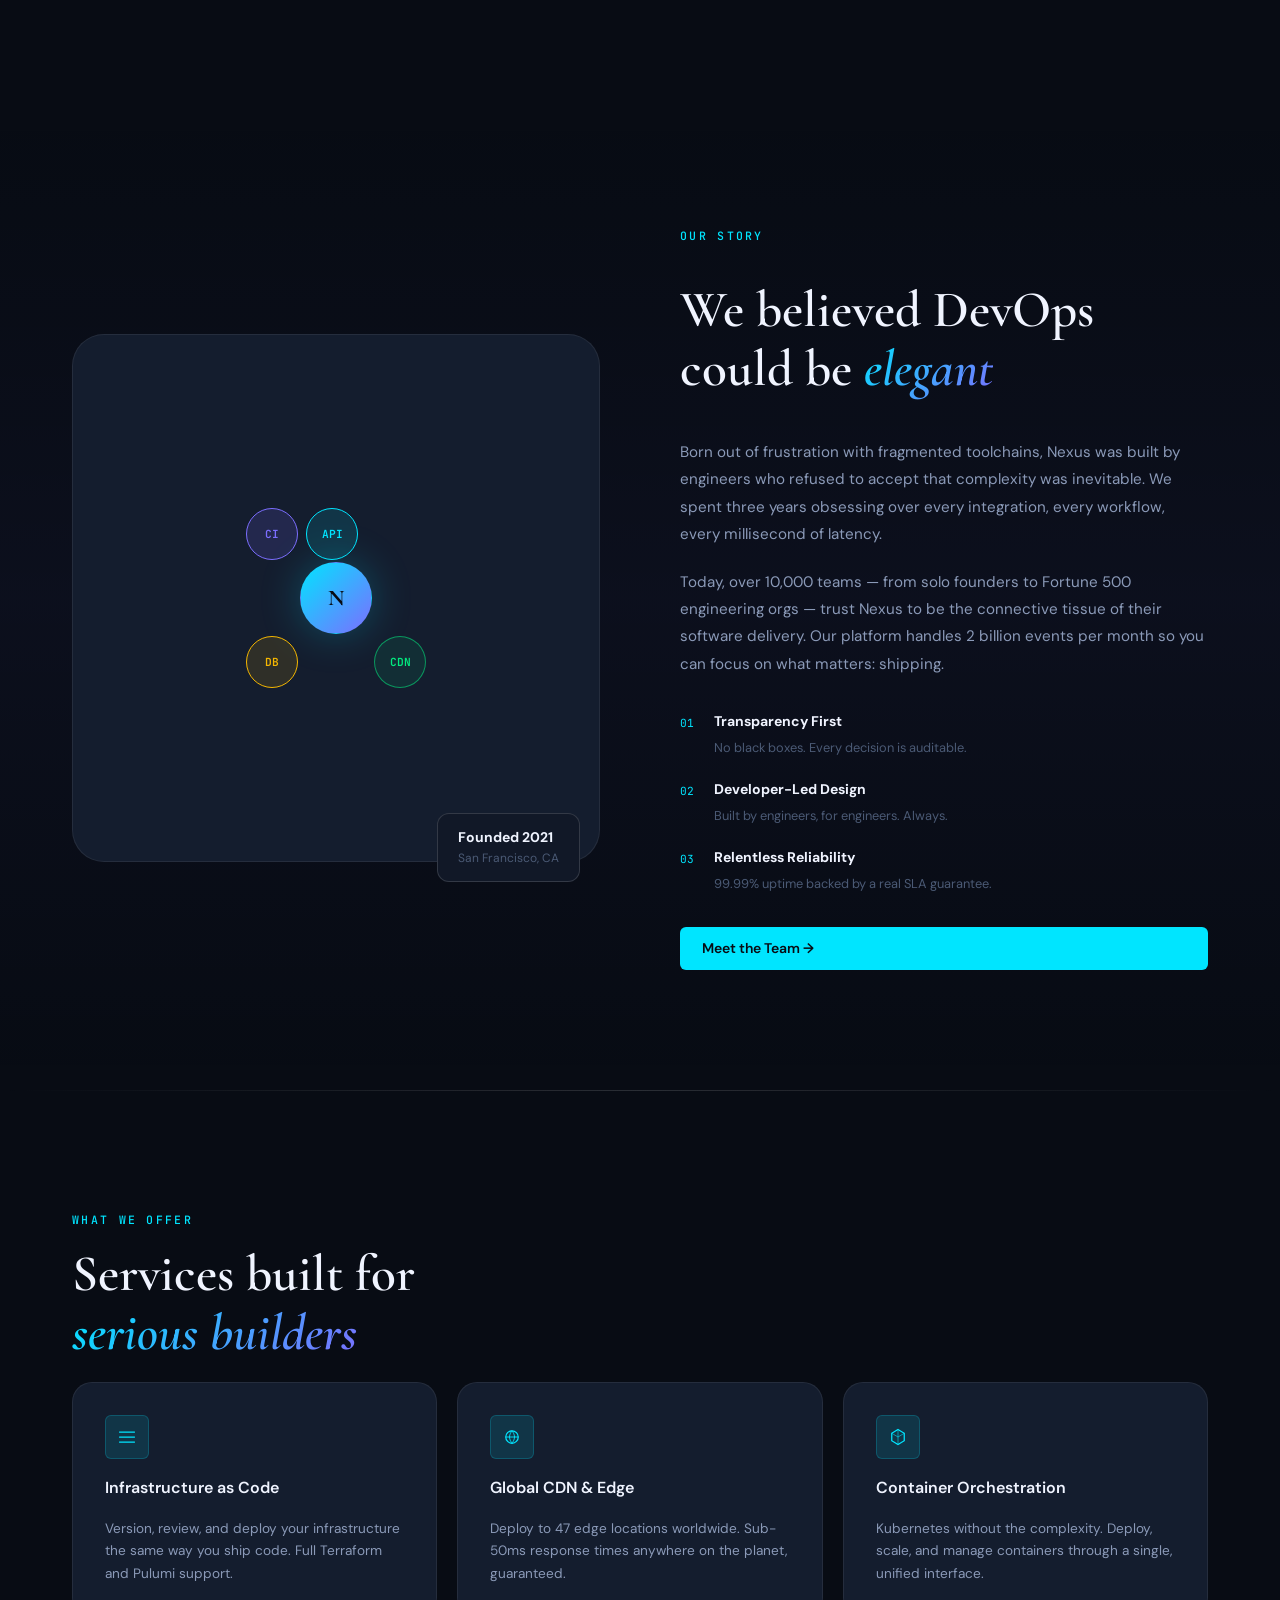
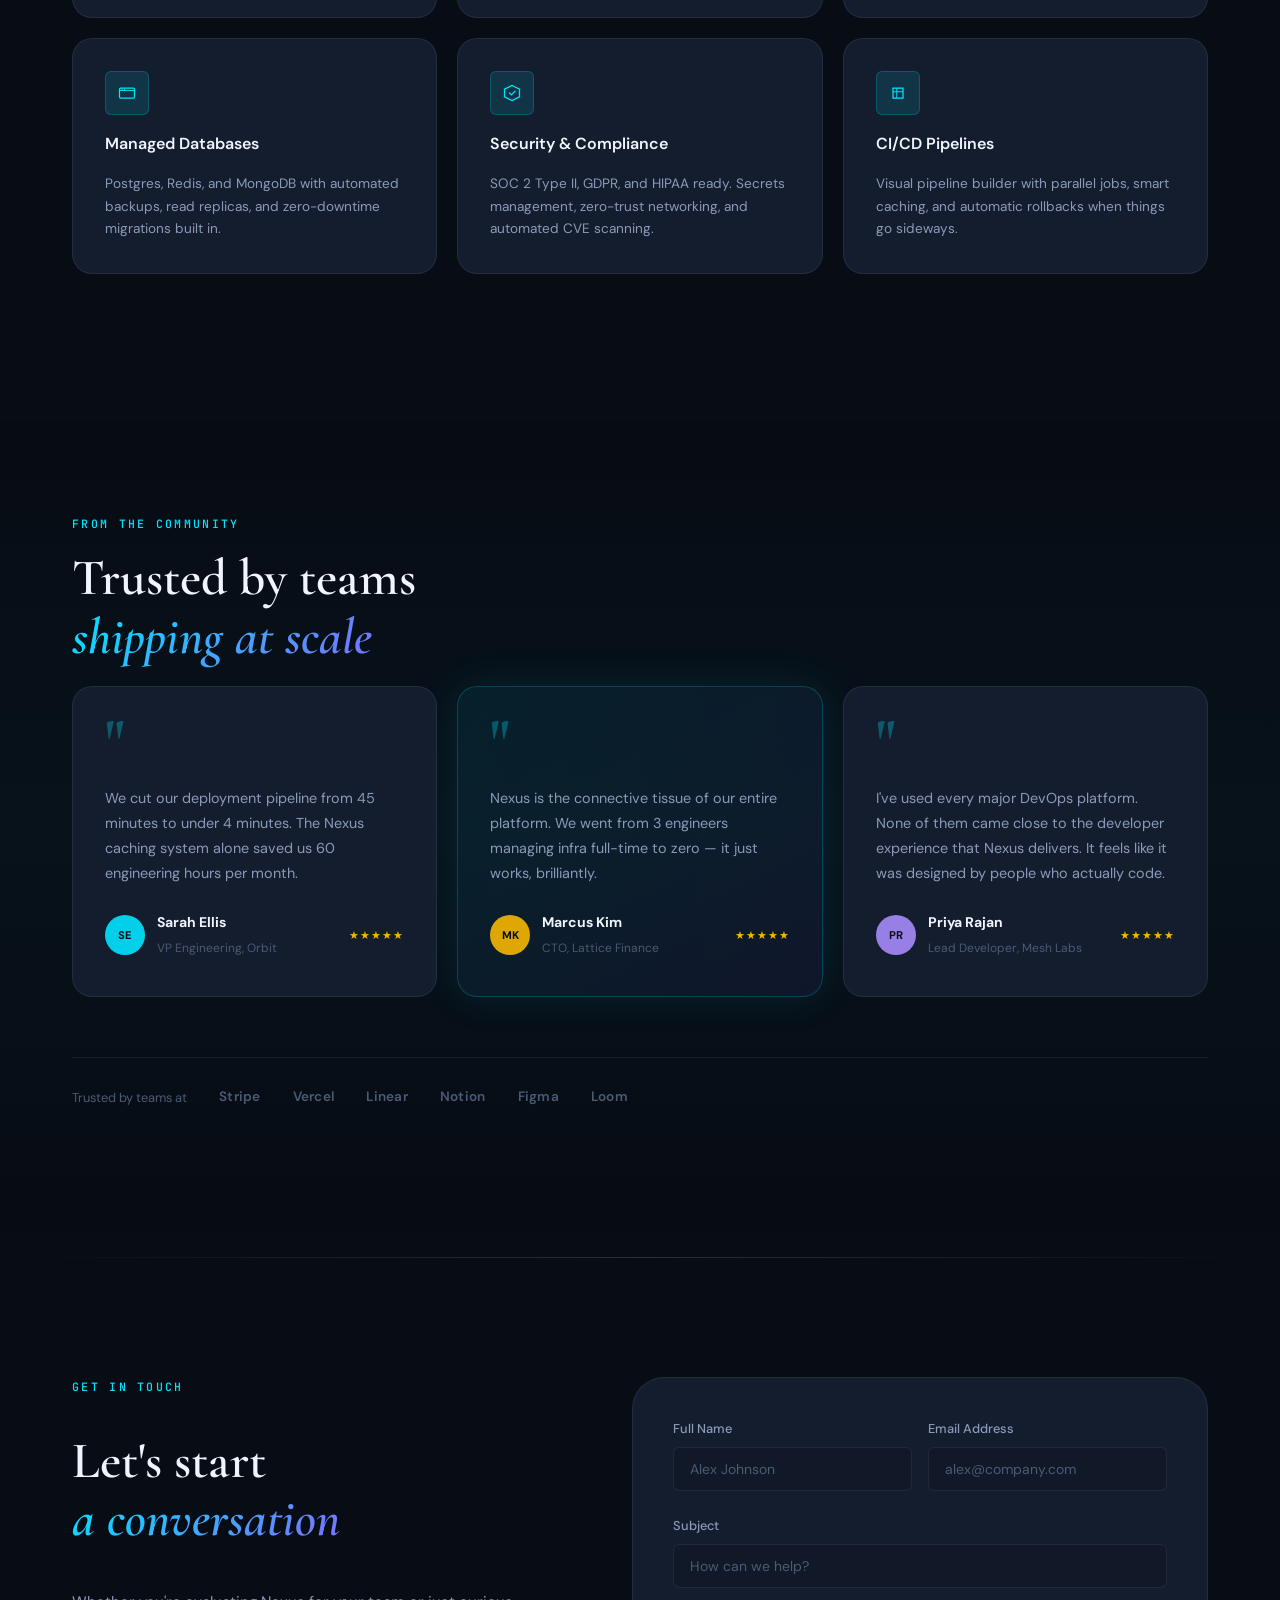
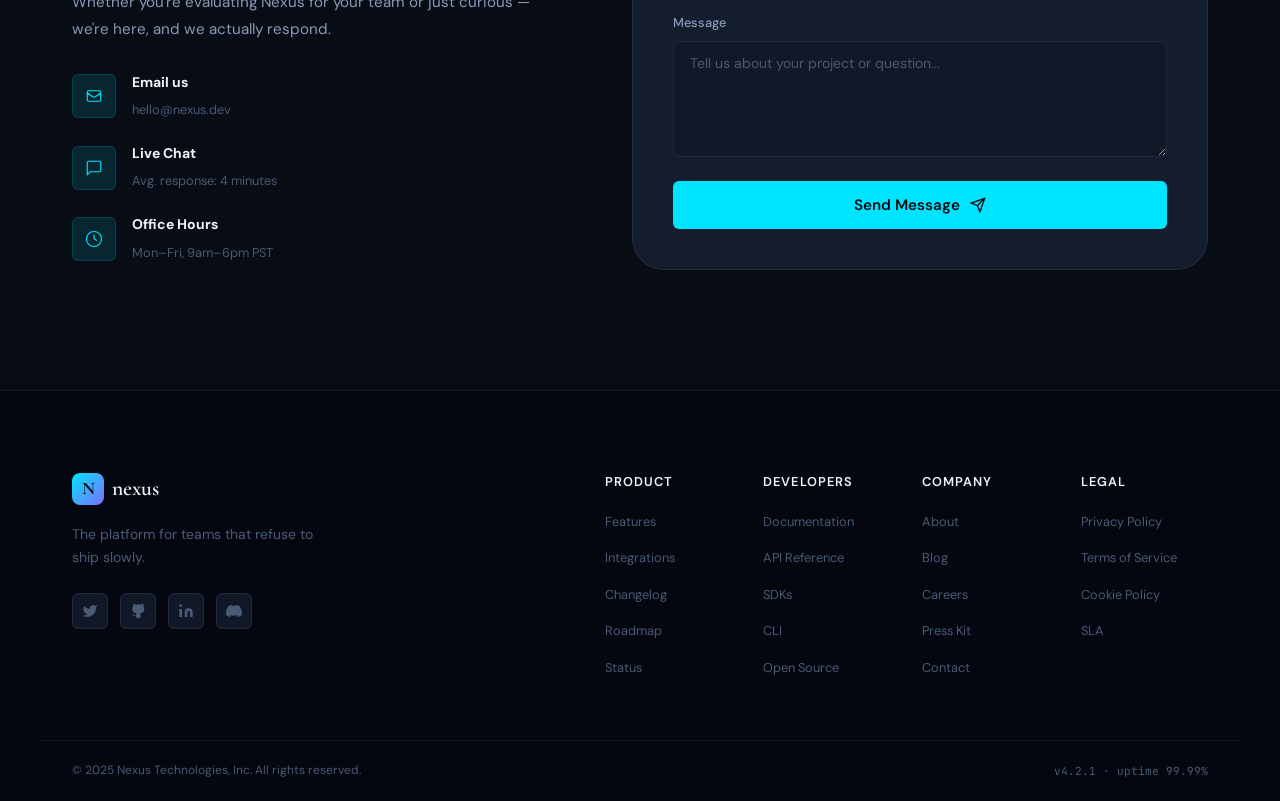
<file: nexus-landing-page.html>
<!DOCTYPE html>
<html lang="en">
<head>
  <meta charset="UTF-8" />
  <meta name="viewport" content="width=device-width, initial-scale=1.0" />
  <title>Nexus — Build What's Next</title>
  <link rel="preconnect" href="https://fonts.googleapis.com">
  <link rel="preconnect" href="https://fonts.gstatic.com" crossorigin>
  <link href="https://fonts.googleapis.com/css2?family=Cormorant+Garamond:ital,wght@0,300;0,400;0,600;0,700;1,300;1,400&family=DM+Sans:opsz,wght@9..40,300;9..40,400;9..40,500;9..40,600&family=JetBrains+Mono:wght@400;500&display=swap" rel="stylesheet">
  <style>
/* ============================================================
   NEXUS — Landing Page Stylesheet
   Theme: Dark Luxury / Refined Industrial
   Fonts: Cormorant Garamond (display) + DM Sans (body) + JetBrains Mono (code)
   ============================================================ */

/* ---------- CSS VARIABLES ---------- */
:root {
  --bg-base:       #080c14;
  --bg-surface:    #0d1220;
  --bg-elevated:   #111827;
  --bg-card:       #141d2e;
  --border:        rgba(255,255,255,0.07);
  --border-bright: rgba(255,255,255,0.14);

  --text-primary:  #f0f4ff;
  --text-secondary:#8b9ab8;
  --text-muted:    #4b5a75;

  --cyan:          #00e5ff;
  --cyan-dim:      rgba(0,229,255,0.12);
  --cyan-glow:     rgba(0,229,255,0.25);
  --gold:          #f5b700;
  --gold-dim:      rgba(245,183,0,0.12);
  --violet:        #7c6eff;
  --violet-dim:    rgba(124,110,255,0.15);

  --grad-brand:    linear-gradient(135deg, #00e5ff 0%, #7c6eff 100%);
  --grad-gold:     linear-gradient(135deg, #f5b700 0%, #ff8a00 100%);
  --grad-dark:     linear-gradient(180deg, #0d1220 0%, #080c14 100%);

  --radius-sm:  6px;
  --radius-md:  12px;
  --radius-lg:  20px;
  --radius-xl:  32px;

  --shadow-card: 0 8px 40px rgba(0,0,0,0.5);
  --shadow-glow: 0 0 40px rgba(0,229,255,0.15);
  --shadow-gold: 0 0 40px rgba(245,183,0,0.15);

  --transition: 0.3s cubic-bezier(0.4, 0, 0.2, 1);
  --transition-slow: 0.6s cubic-bezier(0.4, 0, 0.2, 1);

  --font-display: 'Cormorant Garamond', Georgia, serif;
  --font-body:    'DM Sans', sans-serif;
  --font-mono:    'JetBrains Mono', monospace;

  --nav-h: 72px;
}

/* ---------- RESET & BASE ---------- */
*, *::before, *::after { box-sizing: border-box; margin: 0; padding: 0; }

html { scroll-behavior: smooth; font-size: 16px; }

body {
  font-family: var(--font-body);
  background: var(--bg-base);
  color: var(--text-primary);
  line-height: 1.65;
  overflow-x: hidden;
}

img { max-width: 100%; display: block; }
a { text-decoration: none; color: inherit; }
ul { list-style: none; }
button { cursor: pointer; font-family: inherit; }
input, textarea { font-family: inherit; }

/* ---------- LOADER ---------- */
.loader {
  position: fixed;
  inset: 0;
  background: var(--bg-base);
  display: flex;
  align-items: center;
  justify-content: center;
  z-index: 9999;
  transition: opacity 0.6s ease, visibility 0.6s ease;
}
.loader.hidden { opacity: 0; visibility: hidden; pointer-events: none; }
.loader-inner { display: flex; flex-direction: column; align-items: center; gap: 24px; }
.loader-logo {
  font-family: var(--font-display);
  font-size: 4rem;
  font-weight: 700;
  background: var(--grad-brand);
  -webkit-background-clip: text;
  -webkit-text-fill-color: transparent;
  background-clip: text;
  animation: pulse-logo 1.5s ease-in-out infinite;
}
@keyframes pulse-logo { 0%,100%{opacity:1;transform:scale(1)} 50%{opacity:.7;transform:scale(.96)} }
.loader-bar {
  width: 160px; height: 2px;
  background: var(--border);
  border-radius: 2px;
  overflow: hidden;
}
.loader-fill {
  height: 100%;
  background: var(--grad-brand);
  animation: loader-progress 1.6s ease forwards;
}
@keyframes loader-progress { 0%{width:0} 100%{width:100%} }

/* ---------- REVEAL ANIMATIONS ---------- */
.reveal {
  opacity: 0;
  transform: translateY(32px);
  transition: opacity 0.7s ease, transform 0.7s ease;
}
.reveal.visible {
  opacity: 1;
  transform: translateY(0);
}

/* ---------- SHARED LAYOUT ---------- */
.section-container {
  max-width: 1200px;
  margin: 0 auto;
  padding: 0 32px;
}

.section-label {
  font-family: var(--font-mono);
  font-size: 0.72rem;
  font-weight: 500;
  color: var(--cyan);
  text-transform: uppercase;
  letter-spacing: 0.2em;
  margin-bottom: 16px;
}

.section-title {
  font-family: var(--font-display);
  font-size: clamp(2.2rem, 4vw, 3.4rem);
  font-weight: 600;
  line-height: 1.15;
  color: var(--text-primary);
  margin-bottom: 20px;
}
.section-title em {
  font-style: italic;
  background: var(--grad-brand);
  -webkit-background-clip: text;
  -webkit-text-fill-color: transparent;
  background-clip: text;
}

.section-sub {
  font-size: 1.05rem;
  color: var(--text-secondary);
  max-width: 560px;
  margin-bottom: 64px;
}

/* ---------- SHARED BUTTONS ---------- */
.btn-ghost {
  font-size: 0.875rem;
  font-weight: 500;
  color: var(--text-secondary);
  padding: 8px 16px;
  border-radius: var(--radius-sm);
  transition: color var(--transition);
}
.btn-ghost:hover { color: var(--text-primary); }

.btn-primary {
  display: inline-flex;
  align-items: center;
  gap: 8px;
  font-size: 0.875rem;
  font-weight: 600;
  color: var(--bg-base);
  background: var(--cyan);
  padding: 10px 22px;
  border-radius: var(--radius-sm);
  transition: all var(--transition);
  position: relative;
  overflow: hidden;
}
.btn-primary::before {
  content: '';
  position: absolute;
  inset: 0;
  background: linear-gradient(135deg, rgba(255,255,255,0.2) 0%, transparent 100%);
  opacity: 0;
  transition: opacity var(--transition);
}
.btn-primary:hover { transform: translateY(-2px); box-shadow: 0 8px 24px var(--cyan-glow); }
.btn-primary:hover::before { opacity: 1; }

/* ---------- NAVBAR ---------- */
.navbar {
  position: fixed;
  top: 0; left: 0; right: 0;
  height: var(--nav-h);
  z-index: 1000;
  transition: background var(--transition), backdrop-filter var(--transition), border-color var(--transition);
  border-bottom: 1px solid transparent;
}
.navbar.scrolled {
  background: rgba(8,12,20,0.85);
  backdrop-filter: blur(20px);
  -webkit-backdrop-filter: blur(20px);
  border-bottom-color: var(--border);
}

.nav-container {
  max-width: 1200px;
  margin: 0 auto;
  padding: 0 32px;
  height: 100%;
  display: flex;
  align-items: center;
  gap: 48px;
}

.nav-logo {
  display: flex;
  align-items: center;
  gap: 8px;
  flex-shrink: 0;
}
.logo-mark {
  width: 32px; height: 32px;
  background: var(--grad-brand);
  border-radius: 8px;
  display: flex;
  align-items: center;
  justify-content: center;
  font-family: var(--font-display);
  font-size: 1.1rem;
  font-weight: 700;
  color: var(--bg-base);
}
.logo-text {
  font-family: var(--font-display);
  font-size: 1.35rem;
  font-weight: 600;
  color: var(--text-primary);
  letter-spacing: -0.01em;
}

.nav-links {
  display: flex;
  align-items: center;
  gap: 4px;
  flex: 1;
}
.nav-link {
  font-size: 0.875rem;
  font-weight: 500;
  color: var(--text-secondary);
  padding: 6px 14px;
  border-radius: var(--radius-sm);
  transition: all var(--transition);
  position: relative;
}
.nav-link:hover { color: var(--text-primary); background: rgba(255,255,255,0.05); }
.nav-link.active { color: var(--cyan); }
.nav-link.active::after {
  content: '';
  position: absolute;
  bottom: -2px; left: 50%; transform: translateX(-50%);
  width: 4px; height: 4px;
  background: var(--cyan);
  border-radius: 50%;
}

.nav-actions {
  display: flex;
  align-items: center;
  gap: 8px;
  margin-left: auto;
}

.hamburger {
  display: none;
  flex-direction: column;
  gap: 5px;
  padding: 8px;
  background: none;
  border: none;
  margin-left: auto;
}
.hamburger span {
  display: block;
  width: 22px; height: 2px;
  background: var(--text-secondary);
  border-radius: 2px;
  transition: all var(--transition);
}
.hamburger.open span:nth-child(1) { transform: translateY(7px) rotate(45deg); }
.hamburger.open span:nth-child(2) { opacity: 0; transform: scaleX(0); }
.hamburger.open span:nth-child(3) { transform: translateY(-7px) rotate(-45deg); }

/* ---------- HERO ---------- */
.hero {
  min-height: 100vh;
  padding-top: var(--nav-h);
  display: grid;
  grid-template-columns: 1fr 1fr;
  align-items: center;
  gap: 48px;
  max-width: 1200px;
  margin: 0 auto;
  padding-left: 32px;
  padding-right: 32px;
  padding-bottom: 80px;
  position: relative;
}

.hero-bg {
  position: fixed;
  inset: 0;
  pointer-events: none;
  z-index: -1;
  overflow: hidden;
}
.orb {
  position: absolute;
  border-radius: 50%;
  filter: blur(80px);
  opacity: 0.5;
}
.orb-1 {
  width: 600px; height: 600px;
  top: -200px; left: -200px;
  background: radial-gradient(circle, rgba(0,229,255,0.15) 0%, transparent 70%);
  animation: orb-float 12s ease-in-out infinite;
}
.orb-2 {
  width: 500px; height: 500px;
  top: 30%; right: -150px;
  background: radial-gradient(circle, rgba(124,110,255,0.2) 0%, transparent 70%);
  animation: orb-float 15s ease-in-out infinite reverse;
}
.orb-3 {
  width: 400px; height: 400px;
  bottom: 0; left: 40%;
  background: radial-gradient(circle, rgba(245,183,0,0.08) 0%, transparent 70%);
  animation: orb-float 18s ease-in-out infinite;
}
@keyframes orb-float { 0%,100%{transform:translate(0,0)} 33%{transform:translate(30px,-20px)} 66%{transform:translate(-20px,30px)} }

.grid-overlay {
  position: absolute;
  inset: 0;
  background-image:
    linear-gradient(var(--border) 1px, transparent 1px),
    linear-gradient(90deg, var(--border) 1px, transparent 1px);
  background-size: 60px 60px;
  mask-image: radial-gradient(ellipse at 50% 50%, black 0%, transparent 70%);
  opacity: 0.5;
}

.hero-container {
  display: flex;
  flex-direction: column;
  gap: 24px;
  padding-top: 60px;
}

.hero-badge {
  display: inline-flex;
  align-items: center;
  gap: 10px;
  background: rgba(0,229,255,0.07);
  border: 1px solid rgba(0,229,255,0.2);
  border-radius: 100px;
  padding: 6px 16px;
  font-size: 0.8rem;
  color: var(--text-secondary);
  width: fit-content;
}
.badge-dot {
  width: 7px; height: 7px;
  background: var(--cyan);
  border-radius: 50%;
  animation: pulse-dot 2s ease-in-out infinite;
}
@keyframes pulse-dot {
  0%,100%{box-shadow:0 0 0 0 rgba(0,229,255,0.4)}
  50%{box-shadow:0 0 0 6px rgba(0,229,255,0)}
}
.hero-badge strong { color: var(--cyan); }

.hero-title {
  font-family: var(--font-display);
  font-size: clamp(2.8rem, 5.5vw, 4.5rem);
  font-weight: 600;
  line-height: 1.1;
  letter-spacing: -0.02em;
}
.hero-title em {
  font-style: italic;
  background: var(--grad-brand);
  -webkit-background-clip: text;
  -webkit-text-fill-color: transparent;
  background-clip: text;
}

.hero-tagline {
  font-family: var(--font-mono);
  font-size: 0.875rem;
  color: var(--gold);
  letter-spacing: 0.05em;
}

.hero-desc {
  font-size: 1.05rem;
  color: var(--text-secondary);
  max-width: 480px;
  line-height: 1.75;
}

.hero-cta {
  display: flex;
  align-items: center;
  gap: 16px;
  flex-wrap: wrap;
}

.btn-hero-primary {
  display: inline-flex;
  align-items: center;
  gap: 10px;
  font-size: 0.95rem;
  font-weight: 600;
  color: var(--bg-base);
  background: var(--cyan);
  padding: 14px 28px;
  border-radius: var(--radius-sm);
  transition: all var(--transition);
  position: relative;
  overflow: hidden;
}
.btn-hero-primary svg { width: 16px; height: 16px; transition: transform var(--transition); }
.btn-hero-primary:hover { transform: translateY(-3px); box-shadow: 0 12px 32px var(--cyan-glow); }
.btn-hero-primary:hover svg { transform: translateX(4px); }

.btn-hero-ghost {
  display: inline-flex;
  align-items: center;
  gap: 12px;
  font-size: 0.95rem;
  font-weight: 500;
  color: var(--text-secondary);
  transition: color var(--transition);
}
.btn-hero-ghost:hover { color: var(--text-primary); }
.play-icon {
  width: 40px; height: 40px;
  background: rgba(255,255,255,0.06);
  border: 1px solid var(--border-bright);
  border-radius: 50%;
  display: flex;
  align-items: center;
  justify-content: center;
  flex-shrink: 0;
  transition: all var(--transition);
}
.play-icon svg { width: 14px; height: 14px; color: var(--text-primary); margin-left: 2px; }
.btn-hero-ghost:hover .play-icon { background: var(--cyan-dim); border-color: var(--cyan); }
.btn-hero-ghost:hover .play-icon svg { color: var(--cyan); }

.hero-stats {
  display: flex;
  align-items: center;
  gap: 32px;
  padding-top: 8px;
}
.stat { display: flex; flex-direction: column; }
.stat strong { font-size: 1.5rem; font-weight: 600; color: var(--text-primary); }
.stat span { font-size: 0.75rem; color: var(--text-muted); }
.stat-divider { width: 1px; height: 32px; background: var(--border); }

/* ---------- HERO VISUAL ---------- */
.hero-visual {
  position: relative;
  display: flex;
  align-items: center;
  justify-content: center;
  padding-top: 60px;
}

.dashboard-card {
  background: var(--bg-card);
  border: 1px solid var(--border);
  border-radius: var(--radius-lg);
  width: 100%;
  max-width: 420px;
  box-shadow: var(--shadow-card), var(--shadow-glow);
  overflow: hidden;
}
.dc-header {
  background: rgba(255,255,255,0.03);
  border-bottom: 1px solid var(--border);
  padding: 12px 16px;
  display: flex;
  align-items: center;
  gap: 12px;
}
.dc-dots { display: flex; gap: 6px; }
.dc-dots span {
  width: 10px; height: 10px;
  border-radius: 50%;
  background: var(--border-bright);
}
.dc-dots span:nth-child(1) { background: rgba(255,95,87,0.7); }
.dc-dots span:nth-child(2) { background: rgba(255,189,46,0.7); }
.dc-dots span:nth-child(3) { background: rgba(39,201,63,0.7); }
.dc-title { font-family: var(--font-mono); font-size: 0.72rem; color: var(--text-muted); }
.dc-body { padding: 24px; display: flex; flex-direction: column; gap: 20px; }

.dc-metric { display: flex; align-items: center; gap: 12px; }
.dc-label { font-size: 0.8rem; color: var(--text-muted); flex: 1; }
.dc-value { font-size: 1.4rem; font-weight: 600; }
.dc-tag { font-size: 0.72rem; font-weight: 600; padding: 2px 8px; border-radius: 100px; }
.dc-tag.up { background: rgba(0,229,255,0.1); color: var(--cyan); }

.dc-chart {
  display: flex;
  align-items: flex-end;
  gap: 6px;
  height: 80px;
  padding: 0 4px;
}
.bar {
  flex: 1;
  background: rgba(255,255,255,0.06);
  border-radius: 4px 4px 0 0;
  height: var(--h);
  transition: background var(--transition);
}
.bar.active { background: var(--cyan); }
.bar:hover { background: rgba(0,229,255,0.3); }

.dc-items { display: flex; flex-direction: column; gap: 8px; }
.dc-item {
  display: flex;
  align-items: center;
  gap: 10px;
  font-size: 0.8rem;
  color: var(--text-secondary);
}
.dc-dot {
  width: 8px; height: 8px;
  border-radius: 50%;
  flex-shrink: 0;
}
.dc-dot.cyan { background: var(--cyan); }
.dc-dot.gold { background: var(--gold); }
.dc-dot.grey { background: var(--text-muted); }
.dc-pct { margin-left: auto; font-family: var(--font-mono); font-size: 0.75rem; }

/* Floating cards */
.float-card {
  position: absolute;
  background: rgba(13,18,32,0.9);
  border: 1px solid var(--border-bright);
  border-radius: var(--radius-md);
  padding: 12px 16px;
  display: flex;
  align-items: center;
  gap: 12px;
  backdrop-filter: blur(20px);
  box-shadow: var(--shadow-card);
  font-size: 0.8rem;
  white-space: nowrap;
}
.float-card strong { display: block; font-size: 0.8rem; color: var(--text-primary); }
.float-card small { font-size: 0.7rem; color: var(--text-muted); }
.fc-icon { font-size: 1.1rem; }
.fc-1 { top: 30px; left: -20px; animation: float-card 6s ease-in-out infinite; }
.fc-2 { bottom: 30px; right: -24px; animation: float-card 8s ease-in-out infinite reverse; }
@keyframes float-card { 0%,100%{transform:translateY(0)} 50%{transform:translateY(-12px)} }

.scroll-hint {
  position: absolute;
  bottom: 24px;
  left: 50%;
  transform: translateX(-50%);
  display: flex;
  flex-direction: column;
  align-items: center;
  gap: 8px;
  color: var(--text-muted);
  font-size: 0.7rem;
  letter-spacing: 0.15em;
  text-transform: uppercase;
  font-family: var(--font-mono);
}
.scroll-line {
  width: 1px;
  height: 40px;
  background: linear-gradient(to bottom, var(--text-muted), transparent);
  animation: scroll-down 2s ease-in-out infinite;
}
@keyframes scroll-down { 0%{transform:scaleY(0);transform-origin:top} 50%{transform:scaleY(1);transform-origin:top} 51%{transform-origin:bottom} 100%{transform:scaleY(0);transform-origin:bottom} }

/* ---------- FEATURES ---------- */
.features {
  padding: 120px 0;
  position: relative;
}
.features::before {
  content: '';
  position: absolute;
  top: 0; left: 0; right: 0;
  height: 1px;
  background: linear-gradient(90deg, transparent, var(--border-bright), transparent);
}

.features-grid {
  display: grid;
  grid-template-columns: repeat(4, 1fr);
  gap: 20px;
}

.feature-card {
  background: var(--bg-card);
  border: 1px solid var(--border);
  border-radius: var(--radius-lg);
  padding: 32px 28px;
  display: flex;
  flex-direction: column;
  gap: 16px;
  transition: all var(--transition);
  position: relative;
  overflow: hidden;
}
.feature-card::before {
  content: '';
  position: absolute;
  top: 0; left: 0; right: 0;
  height: 2px;
  background: var(--grad-brand);
  opacity: 0;
  transition: opacity var(--transition);
}
.feature-card:hover {
  transform: translateY(-6px);
  border-color: var(--border-bright);
  box-shadow: var(--shadow-card);
}
.feature-card:hover::before { opacity: 1; }
.feature-card[data-delay="0"] { transition-delay: 0ms; }
.feature-card[data-delay="100"] { transition-delay: 100ms; }
.feature-card[data-delay="200"] { transition-delay: 200ms; }
.feature-card[data-delay="300"] { transition-delay: 300ms; }

.fc-icon-wrap {
  width: 48px; height: 48px;
  color: var(--cyan);
  transition: color var(--transition);
}
.fc-icon-wrap svg { width: 100%; height: 100%; }
.feature-card:hover .fc-icon-wrap { color: var(--gold); }

.feature-card h3 {
  font-size: 1rem;
  font-weight: 600;
  color: var(--text-primary);
}
.feature-card p { font-size: 0.875rem; color: var(--text-secondary); line-height: 1.65; flex: 1; }
.card-link {
  font-size: 0.8rem;
  font-family: var(--font-mono);
  color: var(--cyan);
  transition: gap var(--transition);
  display: inline-flex;
  align-items: center;
  gap: 4px;
}
.card-link:hover { text-decoration: underline; }

/* ---------- ABOUT ---------- */
.about {
  padding: 120px 0;
  background: linear-gradient(180deg, transparent, rgba(124,110,255,0.04), transparent);
}
.about-inner {
  display: grid;
  grid-template-columns: 1fr 1fr;
  gap: 80px;
  align-items: center;
}

.about-image { position: relative; }
.about-img-frame {
  border: 1px solid var(--border);
  border-radius: var(--radius-xl);
  overflow: hidden;
  aspect-ratio: 1;
  background: var(--bg-card);
  position: relative;
}
.about-img-inner {
  width: 100%;
  height: 100%;
  display: flex;
  align-items: center;
  justify-content: center;
  padding: 60px;
}

/* Node diagram illustration */
.about-illustration {
  position: relative;
  width: 200px; height: 200px;
}
.ai-node {
  position: absolute;
  border-radius: 50%;
  display: flex;
  align-items: center;
  justify-content: center;
  font-family: var(--font-mono);
  font-size: 0.7rem;
  font-weight: 600;
  border: 1px solid;
}
.main-node {
  width: 72px; height: 72px;
  top: 50%; left: 50%;
  transform: translate(-50%, -50%);
  background: var(--grad-brand);
  border-color: transparent;
  color: var(--bg-base);
  font-size: 1.4rem;
  font-family: var(--font-display);
  font-weight: 700;
  box-shadow: 0 0 40px var(--cyan-glow);
}
.n1 { width: 52px; height: 52px; top: 10px; left: 70px; background: var(--cyan-dim); border-color: var(--cyan); color: var(--cyan); animation: orbit-spin 20s linear infinite; }
.n2 { width: 52px; height: 52px; bottom: 10px; left: 10px; background: var(--gold-dim); border-color: var(--gold); color: var(--gold); animation: orbit-spin 25s linear infinite reverse; }
.n3 { width: 52px; height: 52px; top: 10px; left: 10px; background: var(--violet-dim); border-color: var(--violet); color: var(--violet); animation: orbit-spin 18s linear infinite; }
.n4 { width: 52px; height: 52px; bottom: 10px; right: 10px; background: rgba(0,255,136,0.08); border-color: rgba(0,255,136,0.5); color: rgba(0,255,136,0.9); animation: orbit-spin 22s linear infinite reverse; }
@keyframes orbit-spin { 0%,100%{transform:scale(1)} 50%{transform:scale(1.08)} }

.about-img-badge {
  position: absolute;
  bottom: -20px; right: 20px;
  background: var(--bg-elevated);
  border: 1px solid var(--border-bright);
  border-radius: var(--radius-md);
  padding: 12px 20px;
  display: flex;
  flex-direction: column;
}
.about-img-badge strong { font-size: 0.875rem; }
.about-img-badge span { font-size: 0.75rem; color: var(--text-muted); }

.about-content { display: flex; flex-direction: column; gap: 20px; }
.about-text { font-size: 0.95rem; color: var(--text-secondary); line-height: 1.8; }

.about-pillars { display: flex; flex-direction: column; gap: 20px; margin: 12px 0; }
.pillar {
  display: flex;
  gap: 20px;
  align-items: flex-start;
}
.pillar-num {
  font-family: var(--font-mono);
  font-size: 0.7rem;
  color: var(--cyan);
  flex-shrink: 0;
  margin-top: 4px;
}
.pillar strong { font-size: 0.875rem; display: block; margin-bottom: 4px; }
.pillar p { font-size: 0.8rem; color: var(--text-muted); }

/* ---------- SERVICES ---------- */
.services {
  padding: 120px 0;
  position: relative;
}
.services::before {
  content: '';
  position: absolute;
  top: 0; left: 0; right: 0;
  height: 1px;
  background: linear-gradient(90deg, transparent, var(--border-bright), transparent);
}

.services-grid {
  display: grid;
  grid-template-columns: repeat(3, 1fr);
  gap: 20px;
}

.service-card {
  background: var(--bg-card);
  border: 1px solid var(--border);
  border-radius: var(--radius-lg);
  padding: 32px;
  display: flex;
  flex-direction: column;
  gap: 16px;
  transition: all var(--transition);
  position: relative;
  overflow: hidden;
  cursor: pointer;
}
.service-card::after {
  content: '';
  position: absolute;
  inset: 0;
  background: radial-gradient(circle at 50% 0%, var(--cyan-dim), transparent 60%);
  opacity: 0;
  transition: opacity var(--transition);
}
.service-card:hover {
  transform: translateY(-6px) scale(1.01);
  border-color: rgba(0,229,255,0.25);
  box-shadow: 0 20px 60px rgba(0,0,0,0.4), 0 0 0 1px rgba(0,229,255,0.1);
}
.service-card:hover::after { opacity: 1; }

.sc-icon {
  width: 44px; height: 44px;
  background: var(--cyan-dim);
  border: 1px solid rgba(0,229,255,0.2);
  border-radius: var(--radius-sm);
  display: flex;
  align-items: center;
  justify-content: center;
  color: var(--cyan);
  transition: all var(--transition);
  position: relative;
  z-index: 1;
}
.sc-icon svg { width: 20px; height: 20px; }
.service-card:hover .sc-icon { background: var(--cyan); color: var(--bg-base); }

.service-card h3 { font-size: 1rem; font-weight: 600; position: relative; z-index: 1; }
.service-card p { font-size: 0.85rem; color: var(--text-secondary); line-height: 1.65; position: relative; z-index: 1; }

/* ---------- TESTIMONIALS ---------- */
.testimonials {
  padding: 120px 0;
  background: linear-gradient(180deg, transparent, rgba(0,229,255,0.03), transparent);
}
.testimonials-grid {
  display: grid;
  grid-template-columns: repeat(3, 1fr);
  gap: 20px;
  margin-bottom: 60px;
}

.testimonial-card {
  background: var(--bg-card);
  border: 1px solid var(--border);
  border-radius: var(--radius-lg);
  padding: 36px 32px;
  display: flex;
  flex-direction: column;
  gap: 24px;
  transition: all var(--transition);
  position: relative;
}
.testimonial-card:hover {
  transform: translateY(-4px);
  border-color: var(--border-bright);
  box-shadow: var(--shadow-card);
}
.testimonial-card.featured {
  background: linear-gradient(135deg, rgba(0,229,255,0.08) 0%, rgba(124,110,255,0.08) 100%);
  border-color: rgba(0,229,255,0.2);
  box-shadow: 0 0 40px rgba(0,229,255,0.1);
}

.quote-mark {
  font-family: var(--font-display);
  font-size: 4rem;
  line-height: 0.6;
  color: var(--cyan);
  opacity: 0.3;
  font-weight: 700;
}
.testi-text { font-size: 0.9rem; color: var(--text-secondary); line-height: 1.75; flex: 1; }
.testi-author { display: flex; align-items: center; gap: 12px; }
.testi-avatar {
  width: 40px; height: 40px;
  border-radius: 50%;
  background: var(--color, var(--cyan));
  display: flex;
  align-items: center;
  justify-content: center;
  font-size: 0.7rem;
  font-weight: 700;
  color: var(--bg-base);
  flex-shrink: 0;
  opacity: 0.9;
}
.testi-info { flex: 1; }
.testi-info strong { font-size: 0.875rem; display: block; }
.testi-info span { font-size: 0.75rem; color: var(--text-muted); }
.testi-stars { color: var(--gold); font-size: 0.7rem; letter-spacing: 1px; }

.brands-bar {
  display: flex;
  align-items: center;
  gap: 32px;
  padding: 28px 0;
  border-top: 1px solid var(--border);
  flex-wrap: wrap;
}
.brands-bar > span { font-size: 0.8rem; color: var(--text-muted); white-space: nowrap; }
.brands { display: flex; gap: 32px; flex-wrap: wrap; }
.brands span {
  font-size: 0.85rem;
  font-weight: 600;
  color: var(--text-muted);
  transition: color var(--transition);
  cursor: default;
  letter-spacing: 0.02em;
}
.brands span:hover { color: var(--text-secondary); }

/* ---------- CONTACT ---------- */
.contact {
  padding: 120px 0;
  position: relative;
}
.contact::before {
  content: '';
  position: absolute;
  top: 0; left: 0; right: 0;
  height: 1px;
  background: linear-gradient(90deg, transparent, var(--border-bright), transparent);
}

.contact-inner {
  display: grid;
  grid-template-columns: 1fr 1.2fr;
  gap: 80px;
  align-items: start;
}

.contact-info { display: flex; flex-direction: column; gap: 20px; }
.contact-info p { font-size: 0.95rem; color: var(--text-secondary); line-height: 1.75; }

.contact-details { display: flex; flex-direction: column; gap: 20px; margin-top: 8px; }
.contact-item {
  display: flex;
  align-items: center;
  gap: 16px;
}
.ci-icon {
  width: 44px; height: 44px;
  background: var(--cyan-dim);
  border: 1px solid rgba(0,229,255,0.15);
  border-radius: var(--radius-sm);
  display: flex;
  align-items: center;
  justify-content: center;
  color: var(--cyan);
  flex-shrink: 0;
}
.ci-icon svg { width: 18px; height: 18px; }
.contact-item strong { display: block; font-size: 0.875rem; margin-bottom: 2px; }
.contact-item span { font-size: 0.8rem; color: var(--text-muted); }

/* Form */
.contact-form {
  background: var(--bg-card);
  border: 1px solid var(--border);
  border-radius: var(--radius-xl);
  padding: 40px;
  display: flex;
  flex-direction: column;
  gap: 24px;
}

.form-row {
  display: grid;
  grid-template-columns: 1fr 1fr;
  gap: 16px;
}

.form-group { display: flex; flex-direction: column; gap: 8px; position: relative; }
.form-group label {
  font-size: 0.8rem;
  font-weight: 500;
  color: var(--text-secondary);
}
.form-group input,
.form-group textarea {
  background: var(--bg-elevated);
  border: 1px solid var(--border);
  border-radius: var(--radius-sm);
  padding: 12px 16px;
  font-size: 0.875rem;
  color: var(--text-primary);
  transition: all var(--transition);
  resize: vertical;
}
.form-group input::placeholder,
.form-group textarea::placeholder { color: var(--text-muted); }
.form-group input:focus,
.form-group textarea:focus {
  outline: none;
  border-color: var(--cyan);
  background: rgba(0,229,255,0.04);
  box-shadow: 0 0 0 3px var(--cyan-dim);
}
.form-group input.invalid,
.form-group textarea.invalid { border-color: #ff5f5f; }
.form-error {
  font-size: 0.72rem;
  color: #ff5f5f;
  display: none;
}
.form-group.has-error .form-error { display: block; }

.btn-submit {
  display: inline-flex;
  align-items: center;
  justify-content: center;
  gap: 10px;
  font-size: 0.95rem;
  font-weight: 600;
  color: var(--bg-base);
  background: var(--cyan);
  padding: 14px 28px;
  border-radius: var(--radius-sm);
  border: none;
  transition: all var(--transition);
  position: relative;
  overflow: hidden;
}
.btn-submit svg { width: 16px; height: 16px; transition: transform var(--transition); }
.btn-submit:hover { transform: translateY(-2px); box-shadow: 0 10px 28px var(--cyan-glow); }
.btn-submit:hover svg { transform: translateX(3px) translateY(-3px); }
.btn-submit:active { transform: translateY(0); }

.form-success {
  display: none;
  align-items: center;
  gap: 10px;
  font-size: 0.875rem;
  color: #00e676;
  background: rgba(0,230,118,0.08);
  border: 1px solid rgba(0,230,118,0.2);
  border-radius: var(--radius-sm);
  padding: 12px 16px;
}
.form-success svg { width: 20px; height: 20px; flex-shrink: 0; }
.form-success.show { display: flex; }

/* ---------- FOOTER ---------- */
.footer {
  background: #040710;
  border-top: 1px solid var(--border);
  padding-top: 80px;
}

.footer-container {
  max-width: 1200px;
  margin: 0 auto;
  padding: 0 32px;
  display: grid;
  grid-template-columns: 1.5fr 2fr;
  gap: 80px;
  padding-bottom: 60px;
}

.footer-brand {
  display: flex;
  flex-direction: column;
  gap: 16px;
}
.footer-brand p { font-size: 0.875rem; color: var(--text-muted); line-height: 1.65; max-width: 260px; }

.social-links { display: flex; gap: 12px; margin-top: 8px; }
.social-link {
  width: 36px; height: 36px;
  background: var(--bg-elevated);
  border: 1px solid var(--border);
  border-radius: var(--radius-sm);
  display: flex;
  align-items: center;
  justify-content: center;
  color: var(--text-muted);
  transition: all var(--transition);
}
.social-link svg { width: 16px; height: 16px; }
.social-link:hover { color: var(--cyan); border-color: rgba(0,229,255,0.3); background: var(--cyan-dim); }

.footer-links {
  display: grid;
  grid-template-columns: repeat(4, 1fr);
  gap: 32px;
}
.footer-col h4 {
  font-size: 0.8rem;
  font-weight: 600;
  color: var(--text-primary);
  margin-bottom: 16px;
  text-transform: uppercase;
  letter-spacing: 0.08em;
}
.footer-col ul { display: flex; flex-direction: column; gap: 10px; }
.footer-col a {
  font-size: 0.8rem;
  color: var(--text-muted);
  transition: color var(--transition);
}
.footer-col a:hover { color: var(--text-secondary); }

.footer-bottom {
  border-top: 1px solid var(--border);
  padding: 20px 32px;
  max-width: 1200px;
  margin: 0 auto;
  display: flex;
  align-items: center;
  justify-content: space-between;
  font-size: 0.75rem;
  color: var(--text-muted);
}
.footer-mono { font-family: var(--font-mono); font-size: 0.7rem; }

/* ============================================================
   RESPONSIVE
   ============================================================ */

/* Tablet: 1024px */
@media (max-width: 1024px) {
  .hero {
    grid-template-columns: 1fr;
    text-align: center;
    padding-top: calc(var(--nav-h) + 60px);
    padding-bottom: 60px;
  }
  .hero-badge, .hero-cta { margin: 0 auto; }
  .hero-desc { margin: 0 auto; }
  .hero-stats { justify-content: center; }
  .hero-visual { order: -1; padding-top: 0; }
  .dashboard-card { max-width: 380px; }
  .fc-1 { left: -10px; }
  .fc-2 { right: -10px; }
  .scroll-hint { display: none; }

  .features-grid { grid-template-columns: repeat(2, 1fr); }
  .about-inner { grid-template-columns: 1fr; gap: 48px; }
  .about-image { order: -1; }
  .about-img-frame { max-width: 400px; margin: 0 auto; }
  .services-grid { grid-template-columns: repeat(2, 1fr); }
  .testimonials-grid { grid-template-columns: 1fr 1fr; }
  .testimonials-grid .testimonial-card:last-child { display: none; }

  .contact-inner { grid-template-columns: 1fr; gap: 48px; }

  .footer-container { grid-template-columns: 1fr; gap: 48px; }
  .footer-links { grid-template-columns: repeat(2, 1fr); }
}

/* Mobile: 768px */
@media (max-width: 768px) {
  :root { --nav-h: 64px; }

  .nav-links {
    position: fixed;
    top: var(--nav-h);
    left: 0; right: 0;
    background: rgba(8,12,20,0.98);
    backdrop-filter: blur(20px);
    flex-direction: column;
    align-items: flex-start;
    padding: 24px 32px;
    gap: 4px;
    border-bottom: 1px solid var(--border);
    transform: translateY(-110%);
    opacity: 0;
    transition: transform var(--transition), opacity var(--transition);
    z-index: 999;
  }
  .nav-links.open { transform: translateY(0); opacity: 1; }
  .nav-link { padding: 10px 0; font-size: 1rem; }

  .nav-actions { display: none; }
  .hamburger { display: flex; }

  .hero {
    padding: calc(var(--nav-h) + 40px) 24px 60px;
  }
  .hero-title { font-size: 2.4rem; }
  .hero-cta { flex-direction: column; align-items: center; }
  .hero-stats { gap: 20px; }
  .stat strong { font-size: 1.2rem; }

  .float-card { display: none; }

  .section-container { padding: 0 24px; }

  .features { padding: 80px 0; }
  .features-grid { grid-template-columns: 1fr; gap: 16px; }

  .about { padding: 80px 0; }
  .about-illustration { transform: scale(0.85); }

  .services { padding: 80px 0; }
  .services-grid { grid-template-columns: 1fr; }

  .testimonials { padding: 80px 0; }
  .testimonials-grid { grid-template-columns: 1fr; }
  .testimonials-grid .testimonial-card:last-child { display: flex; }

  .contact { padding: 80px 0; }
  .form-row { grid-template-columns: 1fr; }
  .contact-form { padding: 28px 24px; }

  .footer-container { padding: 0 24px 48px; }
  .footer-links { grid-template-columns: 1fr 1fr; }
  .footer-bottom { flex-direction: column; gap: 8px; text-align: center; padding: 16px 24px; }
  .section-title { font-size: 2rem; }
  .section-sub { margin-bottom: 40px; }
}

/* Small mobile: 480px */
@media (max-width: 480px) {
  .hero-title { font-size: 2rem; }
  .hero-stats { flex-direction: column; gap: 8px; align-items: center; }
  .stat-divider { width: 40px; height: 1px; }
  .brands { gap: 16px; }
  .footer-links { grid-template-columns: 1fr; }
  .dashboard-card { font-size: 0.85rem; }
}

</style>
</head>
<body>

  <!-- LOADER -->
  <div class="loader" id="loader">
    <div class="loader-inner">
      <span class="loader-logo">N</span>
      <div class="loader-bar"><div class="loader-fill"></div></div>
    </div>
  </div>

  <!-- NAVBAR -->
  <nav class="navbar" id="navbar">
    <div class="nav-container">
      <a href="#" class="nav-logo">
        <span class="logo-mark">N</span>
        <span class="logo-text">nexus</span>
      </a>
      <ul class="nav-links" id="navLinks">
        <li><a href="#home" class="nav-link active">Home</a></li>
        <li><a href="#about" class="nav-link">About</a></li>
        <li><a href="#services" class="nav-link">Services</a></li>
        <li><a href="#features" class="nav-link">Features</a></li>
        <li><a href="#contact" class="nav-link">Contact</a></li>
      </ul>
      <div class="nav-actions">
        <a href="#" class="btn-ghost">Login</a>
        <a href="#" class="btn-primary">Sign Up</a>
      </div>
      <button class="hamburger" id="hamburger" aria-label="Menu">
        <span></span><span></span><span></span>
      </button>
    </div>
  </nav>

  <!-- HERO -->
  <section class="hero" id="home">
    <div class="hero-bg">
      <div class="orb orb-1"></div>
      <div class="orb orb-2"></div>
      <div class="orb orb-3"></div>
      <div class="grid-overlay"></div>
    </div>
    <div class="hero-container">
      <div class="hero-badge reveal">
        <span class="badge-dot"></span>
        <span>Now in public beta — <strong>join 10k+ builders</strong></span>
      </div>
      <h1 class="hero-title reveal">
        Build the Future<br />
        <em>One Layer</em> at a Time
      </h1>
      <p class="hero-tagline reveal">The platform where ideas become infrastructure.</p>
      <p class="hero-desc reveal">
        Nexus gives your team the tools, integrations, and intelligence to ship
        faster — without the complexity. From prototype to production in days, not months.
      </p>
      <div class="hero-cta reveal">
        <a href="#" class="btn-hero-primary">
          Get Started Free
          <svg viewBox="0 0 24 24" fill="none" stroke="currentColor" stroke-width="2"><path d="M5 12h14M12 5l7 7-7 7"/></svg>
        </a>
        <a href="#" class="btn-hero-ghost">
          <span class="play-icon">
            <svg viewBox="0 0 24 24" fill="currentColor"><path d="M8 5v14l11-7z"/></svg>
          </span>
          Watch Demo
        </a>
      </div>
      <div class="hero-stats reveal">
        <div class="stat"><strong>10K+</strong><span>Active Users</span></div>
        <div class="stat-divider"></div>
        <div class="stat"><strong>99.9%</strong><span>Uptime SLA</span></div>
        <div class="stat-divider"></div>
        <div class="stat"><strong>150+</strong><span>Integrations</span></div>
      </div>
    </div>
    <div class="hero-visual reveal">
      <div class="dashboard-card">
        <div class="dc-header">
          <div class="dc-dots"><span></span><span></span><span></span></div>
          <span class="dc-title">nexus / dashboard</span>
        </div>
        <div class="dc-body">
          <div class="dc-metric">
            <span class="dc-label">Deployments</span>
            <span class="dc-value">2,847</span>
            <span class="dc-tag up">↑ 12%</span>
          </div>
          <div class="dc-chart">
            <div class="bar" style="--h:45%"></div>
            <div class="bar" style="--h:60%"></div>
            <div class="bar" style="--h:38%"></div>
            <div class="bar" style="--h:75%"></div>
            <div class="bar" style="--h:55%"></div>
            <div class="bar" style="--h:90%"></div>
            <div class="bar active" style="--h:68%"></div>
          </div>
          <div class="dc-items">
            <div class="dc-item">
              <span class="dc-dot cyan"></span>
              <span>Production</span>
              <span class="dc-pct">98.2%</span>
            </div>
            <div class="dc-item">
              <span class="dc-dot gold"></span>
              <span>Staging</span>
              <span class="dc-pct">1.5%</span>
            </div>
            <div class="dc-item">
              <span class="dc-dot grey"></span>
              <span>Dev</span>
              <span class="dc-pct">0.3%</span>
            </div>
          </div>
        </div>
      </div>
      <div class="float-card fc-1">
        <span class="fc-icon">⚡</span>
        <div><strong>Deploy triggered</strong><small>2 seconds ago</small></div>
      </div>
      <div class="float-card fc-2">
        <span class="fc-icon">✓</span>
        <div><strong>All checks passed</strong><small>100% test coverage</small></div>
      </div>
    </div>
    <div class="scroll-hint">
      <span>Scroll</span>
      <div class="scroll-line"></div>
    </div>
  </section>

  <!-- FEATURES -->
  <section class="features" id="features">
    <div class="section-container">
      <div class="section-label reveal">Why Nexus</div>
      <h2 class="section-title reveal">Everything you need,<br /><em>nothing you don't</em></h2>
      <p class="section-sub reveal">Four pillars that make Nexus the last platform you'll ever need.</p>
      <div class="features-grid">
        <div class="feature-card reveal" data-delay="0">
          <div class="fc-icon-wrap">
            <svg viewBox="0 0 48 48" fill="none" xmlns="http://www.w3.org/2000/svg">
              <path d="M24 4L44 14V34L24 44L4 34V14L24 4Z" stroke="currentColor" stroke-width="2" fill="none"/>
              <path d="M24 4V24M44 14L24 24M4 14L24 24M24 44V24M4 34L24 24M44 34L24 24" stroke="currentColor" stroke-width="1.5" opacity="0.5"/>
            </svg>
          </div>
          <h3>Modular Architecture</h3>
          <p>Compose your infrastructure from battle-tested modules. Swap, extend, and scale any piece without touching the rest.</p>
          <a href="#" class="card-link">Explore modules →</a>
        </div>
        <div class="feature-card reveal" data-delay="100">
          <div class="fc-icon-wrap">
            <svg viewBox="0 0 48 48" fill="none" xmlns="http://www.w3.org/2000/svg">
              <circle cx="24" cy="24" r="18" stroke="currentColor" stroke-width="2"/>
              <path d="M24 12v12l8 8" stroke="currentColor" stroke-width="2" stroke-linecap="round"/>
              <circle cx="24" cy="24" r="3" fill="currentColor"/>
            </svg>
          </div>
          <h3>Real-Time Observability</h3>
          <p>Live metrics, distributed tracing, and smart alerting baked in from day one. Know exactly what's happening before your users do.</p>
          <a href="#" class="card-link">View dashboards →</a>
        </div>
        <div class="feature-card reveal" data-delay="200">
          <div class="fc-icon-wrap">
            <svg viewBox="0 0 48 48" fill="none" xmlns="http://www.w3.org/2000/svg">
              <rect x="8" y="8" width="14" height="14" rx="2" stroke="currentColor" stroke-width="2"/>
              <rect x="26" y="8" width="14" height="14" rx="2" stroke="currentColor" stroke-width="2"/>
              <rect x="8" y="26" width="14" height="14" rx="2" stroke="currentColor" stroke-width="2"/>
              <rect x="26" y="26" width="14" height="14" rx="2" stroke="currentColor" stroke-width="2"/>
            </svg>
          </div>
          <h3>150+ Integrations</h3>
          <p>Connect with your entire stack in minutes. GitHub, Slack, Stripe, Datadog — every tool your team already loves.</p>
          <a href="#" class="card-link">Browse integrations →</a>
        </div>
        <div class="feature-card reveal" data-delay="300">
          <div class="fc-icon-wrap">
            <svg viewBox="0 0 48 48" fill="none" xmlns="http://www.w3.org/2000/svg">
              <path d="M24 6L30 18H42L32 26L36 38L24 30L12 38L16 26L6 18H18L24 6Z" stroke="currentColor" stroke-width="2" fill="none" stroke-linejoin="round"/>
            </svg>
          </div>
          <h3>AI-Assisted Workflows</h3>
          <p>Let intelligence handle the repetitive parts. Automated PR reviews, anomaly detection, and smart resource scaling.</p>
          <a href="#" class="card-link">See AI features →</a>
        </div>
      </div>
    </div>
  </section>

  <!-- ABOUT -->
  <section class="about" id="about">
    <div class="section-container about-inner">
      <div class="about-image reveal">
        <div class="about-img-frame">
          <div class="about-img-inner">
            <div class="about-illustration">
              <div class="ai-node main-node">N</div>
              <div class="ai-node n1">API</div>
              <div class="ai-node n2">DB</div>
              <div class="ai-node n3">CI</div>
              <div class="ai-node n4">CDN</div>
              <div class="ai-line l1"></div>
              <div class="ai-line l2"></div>
              <div class="ai-line l3"></div>
              <div class="ai-line l4"></div>
            </div>
          </div>
        </div>
        <div class="about-img-badge">
          <strong>Founded 2021</strong>
          <span>San Francisco, CA</span>
        </div>
      </div>
      <div class="about-content reveal">
        <div class="section-label">Our Story</div>
        <h2 class="section-title">We believed DevOps<br />could be <em>elegant</em></h2>
        <p class="about-text">
          Born out of frustration with fragmented toolchains, Nexus was built by engineers
          who refused to accept that complexity was inevitable. We spent three years
          obsessing over every integration, every workflow, every millisecond of latency.
        </p>
        <p class="about-text">
          Today, over 10,000 teams — from solo founders to Fortune 500 engineering orgs —
          trust Nexus to be the connective tissue of their software delivery. Our platform
          handles 2 billion events per month so you can focus on what matters: shipping.
        </p>
        <div class="about-pillars">
          <div class="pillar">
            <span class="pillar-num">01</span>
            <div>
              <strong>Transparency First</strong>
              <p>No black boxes. Every decision is auditable.</p>
            </div>
          </div>
          <div class="pillar">
            <span class="pillar-num">02</span>
            <div>
              <strong>Developer-Led Design</strong>
              <p>Built by engineers, for engineers. Always.</p>
            </div>
          </div>
          <div class="pillar">
            <span class="pillar-num">03</span>
            <div>
              <strong>Relentless Reliability</strong>
              <p>99.99% uptime backed by a real SLA guarantee.</p>
            </div>
          </div>
        </div>
        <a href="#" class="btn-primary">Meet the Team →</a>
      </div>
    </div>
  </section>

  <!-- SERVICES -->
  <section class="services" id="services">
    <div class="section-container">
      <div class="section-label reveal">What We Offer</div>
      <h2 class="section-title reveal">Services built for<br /><em>serious builders</em></h2>
      <div class="services-grid">
        <div class="service-card reveal" data-delay="0">
          <div class="sc-icon">
            <svg viewBox="0 0 32 32" fill="none"><path d="M4 8h24M4 16h24M4 24h24" stroke="currentColor" stroke-width="2" stroke-linecap="round"/></svg>
          </div>
          <h3>Infrastructure as Code</h3>
          <p>Version, review, and deploy your infrastructure the same way you ship code. Full Terraform and Pulumi support.</p>
        </div>
        <div class="service-card reveal" data-delay="100">
          <div class="sc-icon">
            <svg viewBox="0 0 32 32" fill="none"><circle cx="16" cy="16" r="10" stroke="currentColor" stroke-width="2"/><path d="M16 6C16 6 20 11 20 16C20 21 16 26 16 26M16 6C16 6 12 11 12 16C12 21 16 26 16 26M6 16h20" stroke="currentColor" stroke-width="1.5"/></svg>
          </div>
          <h3>Global CDN & Edge</h3>
          <p>Deploy to 47 edge locations worldwide. Sub-50ms response times anywhere on the planet, guaranteed.</p>
        </div>
        <div class="service-card reveal" data-delay="200">
          <div class="sc-icon">
            <svg viewBox="0 0 32 32" fill="none"><path d="M16 4l10 6v12L16 28 6 22V10L16 4z" stroke="currentColor" stroke-width="2"/><path d="M16 4v12M26 10L16 16M6 10l10 6M16 28V16" stroke="currentColor" stroke-width="1.5" opacity="0.6"/></svg>
          </div>
          <h3>Container Orchestration</h3>
          <p>Kubernetes without the complexity. Deploy, scale, and manage containers through a single, unified interface.</p>
        </div>
        <div class="service-card reveal" data-delay="300">
          <div class="sc-icon">
            <svg viewBox="0 0 32 32" fill="none"><rect x="4" y="8" width="24" height="16" rx="2" stroke="currentColor" stroke-width="2"/><path d="M4 12h24" stroke="currentColor" stroke-width="1.5"/><circle cx="8" cy="10" r="1" fill="currentColor"/><circle cx="12" cy="10" r="1" fill="currentColor"/></svg>
          </div>
          <h3>Managed Databases</h3>
          <p>Postgres, Redis, and MongoDB with automated backups, read replicas, and zero-downtime migrations built in.</p>
        </div>
        <div class="service-card reveal" data-delay="400">
          <div class="sc-icon">
            <svg viewBox="0 0 32 32" fill="none"><path d="M16 4L28 10v12L16 28 4 22V10L16 4z" stroke="currentColor" stroke-width="2"/><path d="M12 16l3 3 6-6" stroke="currentColor" stroke-width="2" stroke-linecap="round" stroke-linejoin="round"/></svg>
          </div>
          <h3>Security & Compliance</h3>
          <p>SOC 2 Type II, GDPR, and HIPAA ready. Secrets management, zero-trust networking, and automated CVE scanning.</p>
        </div>
        <div class="service-card reveal" data-delay="500">
          <div class="sc-icon">
            <svg viewBox="0 0 32 32" fill="none"><path d="M8 8h16v16H8z" stroke="currentColor" stroke-width="2" rx="2"/><path d="M8 14h16M14 8v16" stroke="currentColor" stroke-width="1.5"/></svg>
          </div>
          <h3>CI/CD Pipelines</h3>
          <p>Visual pipeline builder with parallel jobs, smart caching, and automatic rollbacks when things go sideways.</p>
        </div>
      </div>
    </div>
  </section>

  <!-- TESTIMONIALS -->
  <section class="testimonials">
    <div class="section-container">
      <div class="section-label reveal">From the Community</div>
      <h2 class="section-title reveal">Trusted by teams<br /><em>shipping at scale</em></h2>
      <div class="testimonials-grid">
        <div class="testimonial-card reveal" data-delay="0">
          <div class="quote-mark">"</div>
          <p class="testi-text">We cut our deployment pipeline from 45 minutes to under 4 minutes. The Nexus caching system alone saved us 60 engineering hours per month.</p>
          <div class="testi-author">
            <div class="testi-avatar" style="--color:#00e5ff">SE</div>
            <div class="testi-info">
              <strong>Sarah Ellis</strong>
              <span>VP Engineering, Orbit</span>
            </div>
            <div class="testi-stars">★★★★★</div>
          </div>
        </div>
        <div class="testimonial-card featured reveal" data-delay="100">
          <div class="quote-mark">"</div>
          <p class="testi-text">Nexus is the connective tissue of our entire platform. We went from 3 engineers managing infra full-time to zero — it just works, brilliantly.</p>
          <div class="testi-author">
            <div class="testi-avatar" style="--color:#f5b700">MK</div>
            <div class="testi-info">
              <strong>Marcus Kim</strong>
              <span>CTO, Lattice Finance</span>
            </div>
            <div class="testi-stars">★★★★★</div>
          </div>
        </div>
        <div class="testimonial-card reveal" data-delay="200">
          <div class="quote-mark">"</div>
          <p class="testi-text">I've used every major DevOps platform. None of them came close to the developer experience that Nexus delivers. It feels like it was designed by people who actually code.</p>
          <div class="testi-author">
            <div class="testi-avatar" style="--color:#a78bfa">PR</div>
            <div class="testi-info">
              <strong>Priya Rajan</strong>
              <span>Lead Developer, Mesh Labs</span>
            </div>
            <div class="testi-stars">★★★★★</div>
          </div>
        </div>
      </div>
      <div class="brands-bar reveal">
        <span>Trusted by teams at</span>
        <div class="brands">
          <span>Stripe</span>
          <span>Vercel</span>
          <span>Linear</span>
          <span>Notion</span>
          <span>Figma</span>
          <span>Loom</span>
        </div>
      </div>
    </div>
  </section>

  <!-- CONTACT -->
  <section class="contact" id="contact">
    <div class="section-container contact-inner">
      <div class="contact-info reveal">
        <div class="section-label">Get in Touch</div>
        <h2 class="section-title">Let's start<br /><em>a conversation</em></h2>
        <p>Whether you're evaluating Nexus for your team or just curious — we're here, and we actually respond.</p>
        <div class="contact-details">
          <div class="contact-item">
            <div class="ci-icon">
              <svg viewBox="0 0 24 24" fill="none" stroke="currentColor" stroke-width="1.5"><path d="M3 8l7.89 5.26a2 2 0 002.22 0L21 8M5 19h14a2 2 0 002-2V7a2 2 0 00-2-2H5a2 2 0 00-2 2v10a2 2 0 002 2z"/></svg>
            </div>
            <div><strong>Email us</strong><span>hello@nexus.dev</span></div>
          </div>
          <div class="contact-item">
            <div class="ci-icon">
              <svg viewBox="0 0 24 24" fill="none" stroke="currentColor" stroke-width="1.5"><path d="M21 15a2 2 0 01-2 2H7l-4 4V5a2 2 0 012-2h14a2 2 0 012 2z"/></svg>
            </div>
            <div><strong>Live Chat</strong><span>Avg. response: 4 minutes</span></div>
          </div>
          <div class="contact-item">
            <div class="ci-icon">
              <svg viewBox="0 0 24 24" fill="none" stroke="currentColor" stroke-width="1.5"><circle cx="12" cy="12" r="10"/><path d="M12 6v6l4 2"/></svg>
            </div>
            <div><strong>Office Hours</strong><span>Mon–Fri, 9am–6pm PST</span></div>
          </div>
        </div>
      </div>
      <form class="contact-form reveal" id="contactForm" novalidate>
        <div class="form-row">
          <div class="form-group">
            <label for="name">Full Name</label>
            <input type="text" id="name" placeholder="Alex Johnson" required />
            <span class="form-error">Please enter your name.</span>
          </div>
          <div class="form-group">
            <label for="email">Email Address</label>
            <input type="email" id="email" placeholder="alex@company.com" required />
            <span class="form-error">Please enter a valid email.</span>
          </div>
        </div>
        <div class="form-group">
          <label for="subject">Subject</label>
          <input type="text" id="subject" placeholder="How can we help?" />
        </div>
        <div class="form-group">
          <label for="message">Message</label>
          <textarea id="message" rows="5" placeholder="Tell us about your project or question..." required></textarea>
          <span class="form-error">Please enter a message.</span>
        </div>
        <button type="submit" class="btn-submit">
          <span>Send Message</span>
          <svg viewBox="0 0 24 24" fill="none" stroke="currentColor" stroke-width="2"><path d="M22 2L11 13M22 2L15 22l-4-9-9-4 20-7z"/></svg>
        </button>
        <div class="form-success" id="formSuccess">
          <svg viewBox="0 0 24 24" fill="none" stroke="currentColor" stroke-width="2"><path d="M22 11.08V12a10 10 0 11-5.93-9.14"/><path d="M22 4L12 14.01l-3-3"/></svg>
          Message sent! We'll be in touch within 24 hours.
        </div>
      </form>
    </div>
  </section>

  <!-- FOOTER -->
  <footer class="footer">
    <div class="footer-container">
      <div class="footer-brand">
        <a href="#" class="nav-logo">
          <span class="logo-mark">N</span>
          <span class="logo-text">nexus</span>
        </a>
        <p>The platform for teams that refuse to ship slowly.</p>
        <div class="social-links">
          <a href="#" class="social-link" aria-label="Twitter">
            <svg viewBox="0 0 24 24" fill="currentColor"><path d="M23 3a10.9 10.9 0 01-3.14 1.53 4.48 4.48 0 00-7.86 3v1A10.66 10.66 0 013 4s-4 9 5 13a11.64 11.64 0 01-7 2c9 5 20 0 20-11.5a4.5 4.5 0 00-.08-.83A7.72 7.72 0 0023 3z"/></svg>
          </a>
          <a href="#" class="social-link" aria-label="GitHub">
            <svg viewBox="0 0 24 24" fill="currentColor"><path d="M9 19c-5 1.5-5-2.5-7-3m14 6v-3.87a3.37 3.37 0 00-.94-2.61c3.14-.35 6.44-1.54 6.44-7A5.44 5.44 0 0020 4.77 5.07 5.07 0 0019.91 1S18.73.65 16 2.48a13.38 13.38 0 00-7 0C6.27.65 5.09 1 5.09 1A5.07 5.07 0 005 4.77a5.44 5.44 0 00-1.5 3.78c0 5.42 3.3 6.61 6.44 7A3.37 3.37 0 009 18.13V22"/></svg>
          </a>
          <a href="#" class="social-link" aria-label="LinkedIn">
            <svg viewBox="0 0 24 24" fill="currentColor"><path d="M16 8a6 6 0 016 6v7h-4v-7a2 2 0 00-2-2 2 2 0 00-2 2v7h-4v-7a6 6 0 016-6zM2 9h4v12H2z"/><circle cx="4" cy="4" r="2"/></svg>
          </a>
          <a href="#" class="social-link" aria-label="Discord">
            <svg viewBox="0 0 24 24" fill="currentColor"><path d="M20.317 4.37a19.791 19.791 0 00-4.885-1.515.074.074 0 00-.079.037c-.21.375-.444.864-.608 1.25a18.27 18.27 0 00-5.487 0 12.64 12.64 0 00-.617-1.25.077.077 0 00-.079-.037A19.736 19.736 0 003.677 4.37a.07.07 0 00-.032.027C.533 9.046-.32 13.58.099 18.057a.082.082 0 00.031.057 19.9 19.9 0 005.993 3.03.078.078 0 00.084-.028c.462-.63.874-1.295 1.226-1.994a.076.076 0 00-.041-.106 13.107 13.107 0 01-1.872-.892.077.077 0 01-.008-.128 10.2 10.2 0 00.372-.292.074.074 0 01.077-.01c3.928 1.793 8.18 1.793 12.062 0a.074.074 0 01.078.01c.12.098.246.198.373.292a.077.077 0 01-.006.127 12.299 12.299 0 01-1.873.892.077.077 0 00-.041.107c.36.698.772 1.362 1.225 1.993a.076.076 0 00.084.028 19.839 19.839 0 006.002-3.03.077.077 0 00.032-.054c.5-5.177-.838-9.674-3.549-13.66a.061.061 0 00-.031-.03z"/></svg>
          </a>
        </div>
      </div>
      <div class="footer-links">
        <div class="footer-col">
          <h4>Product</h4>
          <ul>
            <li><a href="#">Features</a></li>
            <li><a href="#">Integrations</a></li>
            <li><a href="#">Changelog</a></li>
            <li><a href="#">Roadmap</a></li>
            <li><a href="#">Status</a></li>
          </ul>
        </div>
        <div class="footer-col">
          <h4>Developers</h4>
          <ul>
            <li><a href="#">Documentation</a></li>
            <li><a href="#">API Reference</a></li>
            <li><a href="#">SDKs</a></li>
            <li><a href="#">CLI</a></li>
            <li><a href="#">Open Source</a></li>
          </ul>
        </div>
        <div class="footer-col">
          <h4>Company</h4>
          <ul>
            <li><a href="#">About</a></li>
            <li><a href="#">Blog</a></li>
            <li><a href="#">Careers</a></li>
            <li><a href="#">Press Kit</a></li>
            <li><a href="#">Contact</a></li>
          </ul>
        </div>
        <div class="footer-col">
          <h4>Legal</h4>
          <ul>
            <li><a href="#">Privacy Policy</a></li>
            <li><a href="#">Terms of Service</a></li>
            <li><a href="#">Cookie Policy</a></li>
            <li><a href="#">SLA</a></li>
          </ul>
        </div>
      </div>
    </div>
    <div class="footer-bottom">
      <span>© 2025 Nexus Technologies, Inc. All rights reserved.</span>
      <span class="footer-mono">v4.2.1 · uptime 99.99%</span>
    </div>
  </footer>

  <script>
/* ============================================================
   NEXUS — Landing Page Script
   Features: Loader, Sticky Nav, Hamburger, Scroll Reveal,
             Active Link Highlight, Form Validation
   ============================================================ */

document.addEventListener('DOMContentLoaded', () => {

  /* ---------- LOADER ---------- */
  const loader = document.getElementById('loader');
  setTimeout(() => {
    loader.classList.add('hidden');
    // Trigger hero reveal after loader
    document.querySelectorAll('.hero .reveal').forEach((el, i) => {
      setTimeout(() => el.classList.add('visible'), i * 120);
    });
  }, 1700);


  /* ---------- STICKY NAVBAR ---------- */
  const navbar = document.getElementById('navbar');

  const handleScroll = () => {
    if (window.scrollY > 20) {
      navbar.classList.add('scrolled');
    } else {
      navbar.classList.remove('scrolled');
    }
    updateActiveLink();
  };

  window.addEventListener('scroll', handleScroll, { passive: true });


  /* ---------- HAMBURGER MENU ---------- */
  const hamburger = document.getElementById('hamburger');
  const navLinks  = document.getElementById('navLinks');

  hamburger.addEventListener('click', () => {
    hamburger.classList.toggle('open');
    navLinks.classList.toggle('open');
    document.body.style.overflow = navLinks.classList.contains('open') ? 'hidden' : '';
  });

  // Close menu when a link is clicked
  navLinks.querySelectorAll('.nav-link').forEach(link => {
    link.addEventListener('click', () => {
      hamburger.classList.remove('open');
      navLinks.classList.remove('open');
      document.body.style.overflow = '';
    });
  });

  // Close menu on outside click
  document.addEventListener('click', (e) => {
    if (!navbar.contains(e.target) && navLinks.classList.contains('open')) {
      hamburger.classList.remove('open');
      navLinks.classList.remove('open');
      document.body.style.overflow = '';
    }
  });


  /* ---------- ACTIVE NAV LINK (SCROLL SPY) ---------- */
  const sections = document.querySelectorAll('section[id]');
  const navItems = document.querySelectorAll('.nav-link');

  function updateActiveLink() {
    const scrollPos = window.scrollY + 120;
    let current = '';

    sections.forEach(section => {
      if (scrollPos >= section.offsetTop) {
        current = section.id;
      }
    });

    navItems.forEach(link => {
      link.classList.remove('active');
      if (link.getAttribute('href') === `#${current}`) {
        link.classList.add('active');
      }
    });
  }


  /* ---------- SCROLL REVEAL ---------- */
  const revealObserver = new IntersectionObserver(
    (entries) => {
      entries.forEach(entry => {
        if (entry.isIntersecting) {
          const delay = entry.target.dataset.delay || 0;
          setTimeout(() => {
            entry.target.classList.add('visible');
          }, parseInt(delay));
          revealObserver.unobserve(entry.target);
        }
      });
    },
    { threshold: 0.12, rootMargin: '0px 0px -40px 0px' }
  );

  // Exclude hero reveals (handled post-loader)
  document.querySelectorAll('.reveal:not(.hero .reveal)').forEach(el => {
    revealObserver.observe(el);
  });


  /* ---------- CONTACT FORM VALIDATION ---------- */
  const form       = document.getElementById('contactForm');
  const successMsg = document.getElementById('formSuccess');

  if (form) {
    form.addEventListener('submit', (e) => {
      e.preventDefault();
      let valid = true;

      // Reset state
      form.querySelectorAll('.form-group').forEach(g => g.classList.remove('has-error'));
      form.querySelectorAll('input, textarea').forEach(f => f.classList.remove('invalid'));
      successMsg.classList.remove('show');

      // Validate name
      const name = document.getElementById('name');
      if (!name.value.trim()) {
        markInvalid(name);
        valid = false;
      }

      // Validate email
      const email = document.getElementById('email');
      const emailPattern = /^[^\s@]+@[^\s@]+\.[^\s@]+$/;
      if (!emailPattern.test(email.value.trim())) {
        markInvalid(email);
        valid = false;
      }

      // Validate message
      const message = document.getElementById('message');
      if (!message.value.trim()) {
        markInvalid(message);
        valid = false;
      }

      if (valid) {
        const btn = form.querySelector('.btn-submit');
        const btnText = btn.querySelector('span');
        btnText.textContent = 'Sending…';
        btn.disabled = true;

        // Simulate API call
        setTimeout(() => {
          form.reset();
          btnText.textContent = 'Send Message';
          btn.disabled = false;
          successMsg.classList.add('show');

          setTimeout(() => successMsg.classList.remove('show'), 5000);
        }, 1200);
      }
    });

    // Live validation on blur
    form.querySelectorAll('input[required], textarea[required]').forEach(field => {
      field.addEventListener('blur', () => {
        if (field.value.trim()) {
          field.classList.remove('invalid');
          field.closest('.form-group').classList.remove('has-error');
        }
      });
      field.addEventListener('input', () => {
        if (field.classList.contains('invalid') && field.value.trim()) {
          field.classList.remove('invalid');
          field.closest('.form-group').classList.remove('has-error');
        }
      });
    });
  }

  function markInvalid(field) {
    field.classList.add('invalid');
    field.closest('.form-group').classList.add('has-error');
  }


  /* ---------- SMOOTH SCROLL FOR ALL ANCHOR LINKS ---------- */
  document.querySelectorAll('a[href^="#"]').forEach(anchor => {
    anchor.addEventListener('click', function(e) {
      const target = document.querySelector(this.getAttribute('href'));
      if (target) {
        e.preventDefault();
        const navHeight = parseInt(getComputedStyle(document.documentElement)
          .getPropertyValue('--nav-h')) || 72;
        const top = target.getBoundingClientRect().top + window.scrollY - navHeight;
        window.scrollTo({ top, behavior: 'smooth' });
      }
    });
  });


  /* ---------- NAVBAR BAR HIGHLIGHT PULSE on scroll to section ---------- */
  // Small visual delight: flash the logo mark when scrolling through major sections
  const logoMark = document.querySelector('.logo-mark');
  let lastSection = '';

  window.addEventListener('scroll', () => {
    const scrollPos = window.scrollY + 200;
    let current = '';
    sections.forEach(s => { if (scrollPos >= s.offsetTop) current = s.id; });
    if (current !== lastSection) {
      lastSection = current;
      if (logoMark) {
        logoMark.style.transform = 'scale(1.15)';
        setTimeout(() => { logoMark.style.transform = ''; }, 300);
        logoMark.style.transition = 'transform 0.3s ease';
      }
    }
  }, { passive: true });

});

</script>
</body>
</html>
</file>
<file: style.css>
/* ============================================================
   NEXUS — Landing Page Stylesheet
   Theme: Dark Luxury / Refined Industrial
   Fonts: Cormorant Garamond (display) + DM Sans (body) + JetBrains Mono (code)
   ============================================================ */

/* ---------- CSS VARIABLES ---------- */
:root {
  --bg-base:       #080c14;
  --bg-surface:    #0d1220;
  --bg-elevated:   #111827;
  --bg-card:       #141d2e;
  --border:        rgba(255,255,255,0.07);
  --border-bright: rgba(255,255,255,0.14);

  --text-primary:  #f0f4ff;
  --text-secondary:#8b9ab8;
  --text-muted:    #4b5a75;

  --cyan:          #00e5ff;
  --cyan-dim:      rgba(0,229,255,0.12);
  --cyan-glow:     rgba(0,229,255,0.25);
  --gold:          #f5b700;
  --gold-dim:      rgba(245,183,0,0.12);
  --violet:        #7c6eff;
  --violet-dim:    rgba(124,110,255,0.15);

  --grad-brand:    linear-gradient(135deg, #00e5ff 0%, #7c6eff 100%);
  --grad-gold:     linear-gradient(135deg, #f5b700 0%, #ff8a00 100%);
  --grad-dark:     linear-gradient(180deg, #0d1220 0%, #080c14 100%);

  --radius-sm:  6px;
  --radius-md:  12px;
  --radius-lg:  20px;
  --radius-xl:  32px;

  --shadow-card: 0 8px 40px rgba(0,0,0,0.5);
  --shadow-glow: 0 0 40px rgba(0,229,255,0.15);
  --shadow-gold: 0 0 40px rgba(245,183,0,0.15);

  --transition: 0.3s cubic-bezier(0.4, 0, 0.2, 1);
  --transition-slow: 0.6s cubic-bezier(0.4, 0, 0.2, 1);

  --font-display: 'Cormorant Garamond', Georgia, serif;
  --font-body:    'DM Sans', sans-serif;
  --font-mono:    'JetBrains Mono', monospace;

  --nav-h: 72px;
}

/* ---------- RESET & BASE ---------- */
*, *::before, *::after { box-sizing: border-box; margin: 0; padding: 0; }

html { scroll-behavior: smooth; font-size: 16px; }

body {
  font-family: var(--font-body);
  background: var(--bg-base);
  color: var(--text-primary);
  line-height: 1.65;
  overflow-x: hidden;
}

img { max-width: 100%; display: block; }
a { text-decoration: none; color: inherit; }
ul { list-style: none; }
button { cursor: pointer; font-family: inherit; }
input, textarea { font-family: inherit; }

/* ---------- LOADER ---------- */
.loader {
  position: fixed;
  inset: 0;
  background: var(--bg-base);
  display: flex;
  align-items: center;
  justify-content: center;
  z-index: 9999;
  transition: opacity 0.6s ease, visibility 0.6s ease;
}
.loader.hidden { opacity: 0; visibility: hidden; pointer-events: none; }
.loader-inner { display: flex; flex-direction: column; align-items: center; gap: 24px; }
.loader-logo {
  font-family: var(--font-display);
  font-size: 4rem;
  font-weight: 700;
  background: var(--grad-brand);
  -webkit-background-clip: text;
  -webkit-text-fill-color: transparent;
  background-clip: text;
  animation: pulse-logo 1.5s ease-in-out infinite;
}
@keyframes pulse-logo { 0%,100%{opacity:1;transform:scale(1)} 50%{opacity:.7;transform:scale(.96)} }
.loader-bar {
  width: 160px; height: 2px;
  background: var(--border);
  border-radius: 2px;
  overflow: hidden;
}
.loader-fill {
  height: 100%;
  background: var(--grad-brand);
  animation: loader-progress 1.6s ease forwards;
}
@keyframes loader-progress { 0%{width:0} 100%{width:100%} }

/* ---------- REVEAL ANIMATIONS ---------- */
.reveal {
  opacity: 0;
  transform: translateY(32px);
  transition: opacity 0.7s ease, transform 0.7s ease;
}
.reveal.visible {
  opacity: 1;
  transform: translateY(0);
}

/* ---------- SHARED LAYOUT ---------- */
.section-container {
  max-width: 1200px;
  margin: 0 auto;
  padding: 0 32px;
}

.section-label {
  font-family: var(--font-mono);
  font-size: 0.72rem;
  font-weight: 500;
  color: var(--cyan);
  text-transform: uppercase;
  letter-spacing: 0.2em;
  margin-bottom: 16px;
}

.section-title {
  font-family: var(--font-display);
  font-size: clamp(2.2rem, 4vw, 3.4rem);
  font-weight: 600;
  line-height: 1.15;
  color: var(--text-primary);
  margin-bottom: 20px;
}
.section-title em {
  font-style: italic;
  background: var(--grad-brand);
  -webkit-background-clip: text;
  -webkit-text-fill-color: transparent;
  background-clip: text;
}

.section-sub {
  font-size: 1.05rem;
  color: var(--text-secondary);
  max-width: 560px;
  margin-bottom: 64px;
}

/* ---------- SHARED BUTTONS ---------- */
.btn-ghost {
  font-size: 0.875rem;
  font-weight: 500;
  color: var(--text-secondary);
  padding: 8px 16px;
  border-radius: var(--radius-sm);
  transition: color var(--transition);
}
.btn-ghost:hover { color: var(--text-primary); }

.btn-primary {
  display: inline-flex;
  align-items: center;
  gap: 8px;
  font-size: 0.875rem;
  font-weight: 600;
  color: var(--bg-base);
  background: var(--cyan);
  padding: 10px 22px;
  border-radius: var(--radius-sm);
  transition: all var(--transition);
  position: relative;
  overflow: hidden;
}
.btn-primary::before {
  content: '';
  position: absolute;
  inset: 0;
  background: linear-gradient(135deg, rgba(255,255,255,0.2) 0%, transparent 100%);
  opacity: 0;
  transition: opacity var(--transition);
}
.btn-primary:hover { transform: translateY(-2px); box-shadow: 0 8px 24px var(--cyan-glow); }
.btn-primary:hover::before { opacity: 1; }

/* ---------- NAVBAR ---------- */
.navbar {
  position: fixed;
  top: 0; left: 0; right: 0;
  height: var(--nav-h);
  z-index: 1000;
  transition: background var(--transition), backdrop-filter var(--transition), border-color var(--transition);
  border-bottom: 1px solid transparent;
}
.navbar.scrolled {
  background: rgba(8,12,20,0.85);
  backdrop-filter: blur(20px);
  -webkit-backdrop-filter: blur(20px);
  border-bottom-color: var(--border);
}

.nav-container {
  max-width: 1200px;
  margin: 0 auto;
  padding: 0 32px;
  height: 100%;
  display: flex;
  align-items: center;
  gap: 48px;
}

.nav-logo {
  display: flex;
  align-items: center;
  gap: 8px;
  flex-shrink: 0;
}
.logo-mark {
  width: 32px; height: 32px;
  background: var(--grad-brand);
  border-radius: 8px;
  display: flex;
  align-items: center;
  justify-content: center;
  font-family: var(--font-display);
  font-size: 1.1rem;
  font-weight: 700;
  color: var(--bg-base);
}
.logo-text {
  font-family: var(--font-display);
  font-size: 1.35rem;
  font-weight: 600;
  color: var(--text-primary);
  letter-spacing: -0.01em;
}

.nav-links {
  display: flex;
  align-items: center;
  gap: 4px;
  flex: 1;
}
.nav-link {
  font-size: 0.875rem;
  font-weight: 500;
  color: var(--text-secondary);
  padding: 6px 14px;
  border-radius: var(--radius-sm);
  transition: all var(--transition);
  position: relative;
}
.nav-link:hover { color: var(--text-primary); background: rgba(255,255,255,0.05); }
.nav-link.active { color: var(--cyan); }
.nav-link.active::after {
  content: '';
  position: absolute;
  bottom: -2px; left: 50%; transform: translateX(-50%);
  width: 4px; height: 4px;
  background: var(--cyan);
  border-radius: 50%;
}

.nav-actions {
  display: flex;
  align-items: center;
  gap: 8px;
  margin-left: auto;
}

.hamburger {
  display: none;
  flex-direction: column;
  gap: 5px;
  padding: 8px;
  background: none;
  border: none;
  margin-left: auto;
}
.hamburger span {
  display: block;
  width: 22px; height: 2px;
  background: var(--text-secondary);
  border-radius: 2px;
  transition: all var(--transition);
}
.hamburger.open span:nth-child(1) { transform: translateY(7px) rotate(45deg); }
.hamburger.open span:nth-child(2) { opacity: 0; transform: scaleX(0); }
.hamburger.open span:nth-child(3) { transform: translateY(-7px) rotate(-45deg); }

/* ---------- HERO ---------- */
.hero {
  min-height: 100vh;
  padding-top: var(--nav-h);
  display: grid;
  grid-template-columns: 1fr 1fr;
  align-items: center;
  gap: 48px;
  max-width: 1200px;
  margin: 0 auto;
  padding-left: 32px;
  padding-right: 32px;
  padding-bottom: 80px;
  position: relative;
}

.hero-bg {
  position: fixed;
  inset: 0;
  pointer-events: none;
  z-index: -1;
  overflow: hidden;
}
.orb {
  position: absolute;
  border-radius: 50%;
  filter: blur(80px);
  opacity: 0.5;
}
.orb-1 {
  width: 600px; height: 600px;
  top: -200px; left: -200px;
  background: radial-gradient(circle, rgba(0,229,255,0.15) 0%, transparent 70%);
  animation: orb-float 12s ease-in-out infinite;
}
.orb-2 {
  width: 500px; height: 500px;
  top: 30%; right: -150px;
  background: radial-gradient(circle, rgba(124,110,255,0.2) 0%, transparent 70%);
  animation: orb-float 15s ease-in-out infinite reverse;
}
.orb-3 {
  width: 400px; height: 400px;
  bottom: 0; left: 40%;
  background: radial-gradient(circle, rgba(245,183,0,0.08) 0%, transparent 70%);
  animation: orb-float 18s ease-in-out infinite;
}
@keyframes orb-float { 0%,100%{transform:translate(0,0)} 33%{transform:translate(30px,-20px)} 66%{transform:translate(-20px,30px)} }

.grid-overlay {
  position: absolute;
  inset: 0;
  background-image:
    linear-gradient(var(--border) 1px, transparent 1px),
    linear-gradient(90deg, var(--border) 1px, transparent 1px);
  background-size: 60px 60px;
  mask-image: radial-gradient(ellipse at 50% 50%, black 0%, transparent 70%);
  opacity: 0.5;
}

.hero-container {
  display: flex;
  flex-direction: column;
  gap: 24px;
  padding-top: 60px;
}

.hero-badge {
  display: inline-flex;
  align-items: center;
  gap: 10px;
  background: rgba(0,229,255,0.07);
  border: 1px solid rgba(0,229,255,0.2);
  border-radius: 100px;
  padding: 6px 16px;
  font-size: 0.8rem;
  color: var(--text-secondary);
  width: fit-content;
}
.badge-dot {
  width: 7px; height: 7px;
  background: var(--cyan);
  border-radius: 50%;
  animation: pulse-dot 2s ease-in-out infinite;
}
@keyframes pulse-dot {
  0%,100%{box-shadow:0 0 0 0 rgba(0,229,255,0.4)}
  50%{box-shadow:0 0 0 6px rgba(0,229,255,0)}
}
.hero-badge strong { color: var(--cyan); }

.hero-title {
  font-family: var(--font-display);
  font-size: clamp(2.8rem, 5.5vw, 4.5rem);
  font-weight: 600;
  line-height: 1.1;
  letter-spacing: -0.02em;
}
.hero-title em {
  font-style: italic;
  background: var(--grad-brand);
  -webkit-background-clip: text;
  -webkit-text-fill-color: transparent;
  background-clip: text;
}

.hero-tagline {
  font-family: var(--font-mono);
  font-size: 0.875rem;
  color: var(--gold);
  letter-spacing: 0.05em;
}

.hero-desc {
  font-size: 1.05rem;
  color: var(--text-secondary);
  max-width: 480px;
  line-height: 1.75;
}

.hero-cta {
  display: flex;
  align-items: center;
  gap: 16px;
  flex-wrap: wrap;
}

.btn-hero-primary {
  display: inline-flex;
  align-items: center;
  gap: 10px;
  font-size: 0.95rem;
  font-weight: 600;
  color: var(--bg-base);
  background: var(--cyan);
  padding: 14px 28px;
  border-radius: var(--radius-sm);
  transition: all var(--transition);
  position: relative;
  overflow: hidden;
}
.btn-hero-primary svg { width: 16px; height: 16px; transition: transform var(--transition); }
.btn-hero-primary:hover { transform: translateY(-3px); box-shadow: 0 12px 32px var(--cyan-glow); }
.btn-hero-primary:hover svg { transform: translateX(4px); }

.btn-hero-ghost {
  display: inline-flex;
  align-items: center;
  gap: 12px;
  font-size: 0.95rem;
  font-weight: 500;
  color: var(--text-secondary);
  transition: color var(--transition);
}
.btn-hero-ghost:hover { color: var(--text-primary); }
.play-icon {
  width: 40px; height: 40px;
  background: rgba(255,255,255,0.06);
  border: 1px solid var(--border-bright);
  border-radius: 50%;
  display: flex;
  align-items: center;
  justify-content: center;
  flex-shrink: 0;
  transition: all var(--transition);
}
.play-icon svg { width: 14px; height: 14px; color: var(--text-primary); margin-left: 2px; }
.btn-hero-ghost:hover .play-icon { background: var(--cyan-dim); border-color: var(--cyan); }
.btn-hero-ghost:hover .play-icon svg { color: var(--cyan); }

.hero-stats {
  display: flex;
  align-items: center;
  gap: 32px;
  padding-top: 8px;
}
.stat { display: flex; flex-direction: column; }
.stat strong { font-size: 1.5rem; font-weight: 600; color: var(--text-primary); }
.stat span { font-size: 0.75rem; color: var(--text-muted); }
.stat-divider { width: 1px; height: 32px; background: var(--border); }

/* ---------- HERO VISUAL ---------- */
.hero-visual {
  position: relative;
  display: flex;
  align-items: center;
  justify-content: center;
  padding-top: 60px;
}

.dashboard-card {
  background: var(--bg-card);
  border: 1px solid var(--border);
  border-radius: var(--radius-lg);
  width: 100%;
  max-width: 420px;
  box-shadow: var(--shadow-card), var(--shadow-glow);
  overflow: hidden;
}
.dc-header {
  background: rgba(255,255,255,0.03);
  border-bottom: 1px solid var(--border);
  padding: 12px 16px;
  display: flex;
  align-items: center;
  gap: 12px;
}
.dc-dots { display: flex; gap: 6px; }
.dc-dots span {
  width: 10px; height: 10px;
  border-radius: 50%;
  background: var(--border-bright);
}
.dc-dots span:nth-child(1) { background: rgba(255,95,87,0.7); }
.dc-dots span:nth-child(2) { background: rgba(255,189,46,0.7); }
.dc-dots span:nth-child(3) { background: rgba(39,201,63,0.7); }
.dc-title { font-family: var(--font-mono); font-size: 0.72rem; color: var(--text-muted); }
.dc-body { padding: 24px; display: flex; flex-direction: column; gap: 20px; }

.dc-metric { display: flex; align-items: center; gap: 12px; }
.dc-label { font-size: 0.8rem; color: var(--text-muted); flex: 1; }
.dc-value { font-size: 1.4rem; font-weight: 600; }
.dc-tag { font-size: 0.72rem; font-weight: 600; padding: 2px 8px; border-radius: 100px; }
.dc-tag.up { background: rgba(0,229,255,0.1); color: var(--cyan); }

.dc-chart {
  display: flex;
  align-items: flex-end;
  gap: 6px;
  height: 80px;
  padding: 0 4px;
}
.bar {
  flex: 1;
  background: rgba(255,255,255,0.06);
  border-radius: 4px 4px 0 0;
  height: var(--h);
  transition: background var(--transition);
}
.bar.active { background: var(--cyan); }
.bar:hover { background: rgba(0,229,255,0.3); }

.dc-items { display: flex; flex-direction: column; gap: 8px; }
.dc-item {
  display: flex;
  align-items: center;
  gap: 10px;
  font-size: 0.8rem;
  color: var(--text-secondary);
}
.dc-dot {
  width: 8px; height: 8px;
  border-radius: 50%;
  flex-shrink: 0;
}
.dc-dot.cyan { background: var(--cyan); }
.dc-dot.gold { background: var(--gold); }
.dc-dot.grey { background: var(--text-muted); }
.dc-pct { margin-left: auto; font-family: var(--font-mono); font-size: 0.75rem; }

/* Floating cards */
.float-card {
  position: absolute;
  background: rgba(13,18,32,0.9);
  border: 1px solid var(--border-bright);
  border-radius: var(--radius-md);
  padding: 12px 16px;
  display: flex;
  align-items: center;
  gap: 12px;
  backdrop-filter: blur(20px);
  box-shadow: var(--shadow-card);
  font-size: 0.8rem;
  white-space: nowrap;
}
.float-card strong { display: block; font-size: 0.8rem; color: var(--text-primary); }
.float-card small { font-size: 0.7rem; color: var(--text-muted); }
.fc-icon { font-size: 1.1rem; }
.fc-1 { top: 30px; left: -20px; animation: float-card 6s ease-in-out infinite; }
.fc-2 { bottom: 30px; right: -24px; animation: float-card 8s ease-in-out infinite reverse; }
@keyframes float-card { 0%,100%{transform:translateY(0)} 50%{transform:translateY(-12px)} }

.scroll-hint {
  position: absolute;
  bottom: 24px;
  left: 50%;
  transform: translateX(-50%);
  display: flex;
  flex-direction: column;
  align-items: center;
  gap: 8px;
  color: var(--text-muted);
  font-size: 0.7rem;
  letter-spacing: 0.15em;
  text-transform: uppercase;
  font-family: var(--font-mono);
}
.scroll-line {
  width: 1px;
  height: 40px;
  background: linear-gradient(to bottom, var(--text-muted), transparent);
  animation: scroll-down 2s ease-in-out infinite;
}
@keyframes scroll-down { 0%{transform:scaleY(0);transform-origin:top} 50%{transform:scaleY(1);transform-origin:top} 51%{transform-origin:bottom} 100%{transform:scaleY(0);transform-origin:bottom} }

/* ---------- FEATURES ---------- */
.features {
  padding: 120px 0;
  position: relative;
}
.features::before {
  content: '';
  position: absolute;
  top: 0; left: 0; right: 0;
  height: 1px;
  background: linear-gradient(90deg, transparent, var(--border-bright), transparent);
}

.features-grid {
  display: grid;
  grid-template-columns: repeat(4, 1fr);
  gap: 20px;
}

.feature-card {
  background: var(--bg-card);
  border: 1px solid var(--border);
  border-radius: var(--radius-lg);
  padding: 32px 28px;
  display: flex;
  flex-direction: column;
  gap: 16px;
  transition: all var(--transition);
  position: relative;
  overflow: hidden;
}
.feature-card::before {
  content: '';
  position: absolute;
  top: 0; left: 0; right: 0;
  height: 2px;
  background: var(--grad-brand);
  opacity: 0;
  transition: opacity var(--transition);
}
.feature-card:hover {
  transform: translateY(-6px);
  border-color: var(--border-bright);
  box-shadow: var(--shadow-card);
}
.feature-card:hover::before { opacity: 1; }
.feature-card[data-delay="0"] { transition-delay: 0ms; }
.feature-card[data-delay="100"] { transition-delay: 100ms; }
.feature-card[data-delay="200"] { transition-delay: 200ms; }
.feature-card[data-delay="300"] { transition-delay: 300ms; }

.fc-icon-wrap {
  width: 48px; height: 48px;
  color: var(--cyan);
  transition: color var(--transition);
}
.fc-icon-wrap svg { width: 100%; height: 100%; }
.feature-card:hover .fc-icon-wrap { color: var(--gold); }

.feature-card h3 {
  font-size: 1rem;
  font-weight: 600;
  color: var(--text-primary);
}
.feature-card p { font-size: 0.875rem; color: var(--text-secondary); line-height: 1.65; flex: 1; }
.card-link {
  font-size: 0.8rem;
  font-family: var(--font-mono);
  color: var(--cyan);
  transition: gap var(--transition);
  display: inline-flex;
  align-items: center;
  gap: 4px;
}
.card-link:hover { text-decoration: underline; }

/* ---------- ABOUT ---------- */
.about {
  padding: 120px 0;
  background: linear-gradient(180deg, transparent, rgba(124,110,255,0.04), transparent);
}
.about-inner {
  display: grid;
  grid-template-columns: 1fr 1fr;
  gap: 80px;
  align-items: center;
}

.about-image { position: relative; }
.about-img-frame {
  border: 1px solid var(--border);
  border-radius: var(--radius-xl);
  overflow: hidden;
  aspect-ratio: 1;
  background: var(--bg-card);
  position: relative;
}
.about-img-inner {
  width: 100%;
  height: 100%;
  display: flex;
  align-items: center;
  justify-content: center;
  padding: 60px;
}

/* Node diagram illustration */
.about-illustration {
  position: relative;
  width: 200px; height: 200px;
}
.ai-node {
  position: absolute;
  border-radius: 50%;
  display: flex;
  align-items: center;
  justify-content: center;
  font-family: var(--font-mono);
  font-size: 0.7rem;
  font-weight: 600;
  border: 1px solid;
}
.main-node {
  width: 72px; height: 72px;
  top: 50%; left: 50%;
  transform: translate(-50%, -50%);
  background: var(--grad-brand);
  border-color: transparent;
  color: var(--bg-base);
  font-size: 1.4rem;
  font-family: var(--font-display);
  font-weight: 700;
  box-shadow: 0 0 40px var(--cyan-glow);
}
.n1 { width: 52px; height: 52px; top: 10px; left: 70px; background: var(--cyan-dim); border-color: var(--cyan); color: var(--cyan); animation: orbit-spin 20s linear infinite; }
.n2 { width: 52px; height: 52px; bottom: 10px; left: 10px; background: var(--gold-dim); border-color: var(--gold); color: var(--gold); animation: orbit-spin 25s linear infinite reverse; }
.n3 { width: 52px; height: 52px; top: 10px; left: 10px; background: var(--violet-dim); border-color: var(--violet); color: var(--violet); animation: orbit-spin 18s linear infinite; }
.n4 { width: 52px; height: 52px; bottom: 10px; right: 10px; background: rgba(0,255,136,0.08); border-color: rgba(0,255,136,0.5); color: rgba(0,255,136,0.9); animation: orbit-spin 22s linear infinite reverse; }
@keyframes orbit-spin { 0%,100%{transform:scale(1)} 50%{transform:scale(1.08)} }

.about-img-badge {
  position: absolute;
  bottom: -20px; right: 20px;
  background: var(--bg-elevated);
  border: 1px solid var(--border-bright);
  border-radius: var(--radius-md);
  padding: 12px 20px;
  display: flex;
  flex-direction: column;
}
.about-img-badge strong { font-size: 0.875rem; }
.about-img-badge span { font-size: 0.75rem; color: var(--text-muted); }

.about-content { display: flex; flex-direction: column; gap: 20px; }
.about-text { font-size: 0.95rem; color: var(--text-secondary); line-height: 1.8; }

.about-pillars { display: flex; flex-direction: column; gap: 20px; margin: 12px 0; }
.pillar {
  display: flex;
  gap: 20px;
  align-items: flex-start;
}
.pillar-num {
  font-family: var(--font-mono);
  font-size: 0.7rem;
  color: var(--cyan);
  flex-shrink: 0;
  margin-top: 4px;
}
.pillar strong { font-size: 0.875rem; display: block; margin-bottom: 4px; }
.pillar p { font-size: 0.8rem; color: var(--text-muted); }

/* ---------- SERVICES ---------- */
.services {
  padding: 120px 0;
  position: relative;
}
.services::before {
  content: '';
  position: absolute;
  top: 0; left: 0; right: 0;
  height: 1px;
  background: linear-gradient(90deg, transparent, var(--border-bright), transparent);
}

.services-grid {
  display: grid;
  grid-template-columns: repeat(3, 1fr);
  gap: 20px;
}

.service-card {
  background: var(--bg-card);
  border: 1px solid var(--border);
  border-radius: var(--radius-lg);
  padding: 32px;
  display: flex;
  flex-direction: column;
  gap: 16px;
  transition: all var(--transition);
  position: relative;
  overflow: hidden;
  cursor: pointer;
}
.service-card::after {
  content: '';
  position: absolute;
  inset: 0;
  background: radial-gradient(circle at 50% 0%, var(--cyan-dim), transparent 60%);
  opacity: 0;
  transition: opacity var(--transition);
}
.service-card:hover {
  transform: translateY(-6px) scale(1.01);
  border-color: rgba(0,229,255,0.25);
  box-shadow: 0 20px 60px rgba(0,0,0,0.4), 0 0 0 1px rgba(0,229,255,0.1);
}
.service-card:hover::after { opacity: 1; }

.sc-icon {
  width: 44px; height: 44px;
  background: var(--cyan-dim);
  border: 1px solid rgba(0,229,255,0.2);
  border-radius: var(--radius-sm);
  display: flex;
  align-items: center;
  justify-content: center;
  color: var(--cyan);
  transition: all var(--transition);
  position: relative;
  z-index: 1;
}
.sc-icon svg { width: 20px; height: 20px; }
.service-card:hover .sc-icon { background: var(--cyan); color: var(--bg-base); }

.service-card h3 { font-size: 1rem; font-weight: 600; position: relative; z-index: 1; }
.service-card p { font-size: 0.85rem; color: var(--text-secondary); line-height: 1.65; position: relative; z-index: 1; }

/* ---------- TESTIMONIALS ---------- */
.testimonials {
  padding: 120px 0;
  background: linear-gradient(180deg, transparent, rgba(0,229,255,0.03), transparent);
}
.testimonials-grid {
  display: grid;
  grid-template-columns: repeat(3, 1fr);
  gap: 20px;
  margin-bottom: 60px;
}

.testimonial-card {
  background: var(--bg-card);
  border: 1px solid var(--border);
  border-radius: var(--radius-lg);
  padding: 36px 32px;
  display: flex;
  flex-direction: column;
  gap: 24px;
  transition: all var(--transition);
  position: relative;
}
.testimonial-card:hover {
  transform: translateY(-4px);
  border-color: var(--border-bright);
  box-shadow: var(--shadow-card);
}
.testimonial-card.featured {
  background: linear-gradient(135deg, rgba(0,229,255,0.08) 0%, rgba(124,110,255,0.08) 100%);
  border-color: rgba(0,229,255,0.2);
  box-shadow: 0 0 40px rgba(0,229,255,0.1);
}

.quote-mark {
  font-family: var(--font-display);
  font-size: 4rem;
  line-height: 0.6;
  color: var(--cyan);
  opacity: 0.3;
  font-weight: 700;
}
.testi-text { font-size: 0.9rem; color: var(--text-secondary); line-height: 1.75; flex: 1; }
.testi-author { display: flex; align-items: center; gap: 12px; }
.testi-avatar {
  width: 40px; height: 40px;
  border-radius: 50%;
  background: var(--color, var(--cyan));
  display: flex;
  align-items: center;
  justify-content: center;
  font-size: 0.7rem;
  font-weight: 700;
  color: var(--bg-base);
  flex-shrink: 0;
  opacity: 0.9;
}
.testi-info { flex: 1; }
.testi-info strong { font-size: 0.875rem; display: block; }
.testi-info span { font-size: 0.75rem; color: var(--text-muted); }
.testi-stars { color: var(--gold); font-size: 0.7rem; letter-spacing: 1px; }

.brands-bar {
  display: flex;
  align-items: center;
  gap: 32px;
  padding: 28px 0;
  border-top: 1px solid var(--border);
  flex-wrap: wrap;
}
.brands-bar > span { font-size: 0.8rem; color: var(--text-muted); white-space: nowrap; }
.brands { display: flex; gap: 32px; flex-wrap: wrap; }
.brands span {
  font-size: 0.85rem;
  font-weight: 600;
  color: var(--text-muted);
  transition: color var(--transition);
  cursor: default;
  letter-spacing: 0.02em;
}
.brands span:hover { color: var(--text-secondary); }

/* ---------- CONTACT ---------- */
.contact {
  padding: 120px 0;
  position: relative;
}
.contact::before {
  content: '';
  position: absolute;
  top: 0; left: 0; right: 0;
  height: 1px;
  background: linear-gradient(90deg, transparent, var(--border-bright), transparent);
}

.contact-inner {
  display: grid;
  grid-template-columns: 1fr 1.2fr;
  gap: 80px;
  align-items: start;
}

.contact-info { display: flex; flex-direction: column; gap: 20px; }
.contact-info p { font-size: 0.95rem; color: var(--text-secondary); line-height: 1.75; }

.contact-details { display: flex; flex-direction: column; gap: 20px; margin-top: 8px; }
.contact-item {
  display: flex;
  align-items: center;
  gap: 16px;
}
.ci-icon {
  width: 44px; height: 44px;
  background: var(--cyan-dim);
  border: 1px solid rgba(0,229,255,0.15);
  border-radius: var(--radius-sm);
  display: flex;
  align-items: center;
  justify-content: center;
  color: var(--cyan);
  flex-shrink: 0;
}
.ci-icon svg { width: 18px; height: 18px; }
.contact-item strong { display: block; font-size: 0.875rem; margin-bottom: 2px; }
.contact-item span { font-size: 0.8rem; color: var(--text-muted); }

/* Form */
.contact-form {
  background: var(--bg-card);
  border: 1px solid var(--border);
  border-radius: var(--radius-xl);
  padding: 40px;
  display: flex;
  flex-direction: column;
  gap: 24px;
}

.form-row {
  display: grid;
  grid-template-columns: 1fr 1fr;
  gap: 16px;
}

.form-group { display: flex; flex-direction: column; gap: 8px; position: relative; }
.form-group label {
  font-size: 0.8rem;
  font-weight: 500;
  color: var(--text-secondary);
}
.form-group input,
.form-group textarea {
  background: var(--bg-elevated);
  border: 1px solid var(--border);
  border-radius: var(--radius-sm);
  padding: 12px 16px;
  font-size: 0.875rem;
  color: var(--text-primary);
  transition: all var(--transition);
  resize: vertical;
}
.form-group input::placeholder,
.form-group textarea::placeholder { color: var(--text-muted); }
.form-group input:focus,
.form-group textarea:focus {
  outline: none;
  border-color: var(--cyan);
  background: rgba(0,229,255,0.04);
  box-shadow: 0 0 0 3px var(--cyan-dim);
}
.form-group input.invalid,
.form-group textarea.invalid { border-color: #ff5f5f; }
.form-error {
  font-size: 0.72rem;
  color: #ff5f5f;
  display: none;
}
.form-group.has-error .form-error { display: block; }

.btn-submit {
  display: inline-flex;
  align-items: center;
  justify-content: center;
  gap: 10px;
  font-size: 0.95rem;
  font-weight: 600;
  color: var(--bg-base);
  background: var(--cyan);
  padding: 14px 28px;
  border-radius: var(--radius-sm);
  border: none;
  transition: all var(--transition);
  position: relative;
  overflow: hidden;
}
.btn-submit svg { width: 16px; height: 16px; transition: transform var(--transition); }
.btn-submit:hover { transform: translateY(-2px); box-shadow: 0 10px 28px var(--cyan-glow); }
.btn-submit:hover svg { transform: translateX(3px) translateY(-3px); }
.btn-submit:active { transform: translateY(0); }

.form-success {
  display: none;
  align-items: center;
  gap: 10px;
  font-size: 0.875rem;
  color: #00e676;
  background: rgba(0,230,118,0.08);
  border: 1px solid rgba(0,230,118,0.2);
  border-radius: var(--radius-sm);
  padding: 12px 16px;
}
.form-success svg { width: 20px; height: 20px; flex-shrink: 0; }
.form-success.show { display: flex; }

/* ---------- FOOTER ---------- */
.footer {
  background: #040710;
  border-top: 1px solid var(--border);
  padding-top: 80px;
}

.footer-container {
  max-width: 1200px;
  margin: 0 auto;
  padding: 0 32px;
  display: grid;
  grid-template-columns: 1.5fr 2fr;
  gap: 80px;
  padding-bottom: 60px;
}

.footer-brand {
  display: flex;
  flex-direction: column;
  gap: 16px;
}
.footer-brand p { font-size: 0.875rem; color: var(--text-muted); line-height: 1.65; max-width: 260px; }

.social-links { display: flex; gap: 12px; margin-top: 8px; }
.social-link {
  width: 36px; height: 36px;
  background: var(--bg-elevated);
  border: 1px solid var(--border);
  border-radius: var(--radius-sm);
  display: flex;
  align-items: center;
  justify-content: center;
  color: var(--text-muted);
  transition: all var(--transition);
}
.social-link svg { width: 16px; height: 16px; }
.social-link:hover { color: var(--cyan); border-color: rgba(0,229,255,0.3); background: var(--cyan-dim); }

.footer-links {
  display: grid;
  grid-template-columns: repeat(4, 1fr);
  gap: 32px;
}
.footer-col h4 {
  font-size: 0.8rem;
  font-weight: 600;
  color: var(--text-primary);
  margin-bottom: 16px;
  text-transform: uppercase;
  letter-spacing: 0.08em;
}
.footer-col ul { display: flex; flex-direction: column; gap: 10px; }
.footer-col a {
  font-size: 0.8rem;
  color: var(--text-muted);
  transition: color var(--transition);
}
.footer-col a:hover { color: var(--text-secondary); }

.footer-bottom {
  border-top: 1px solid var(--border);
  padding: 20px 32px;
  max-width: 1200px;
  margin: 0 auto;
  display: flex;
  align-items: center;
  justify-content: space-between;
  font-size: 0.75rem;
  color: var(--text-muted);
}
.footer-mono { font-family: var(--font-mono); font-size: 0.7rem; }

/* ============================================================
   RESPONSIVE
   ============================================================ */

/* Tablet: 1024px */
@media (max-width: 1024px) {
  .hero {
    grid-template-columns: 1fr;
    text-align: center;
    padding-top: calc(var(--nav-h) + 60px);
    padding-bottom: 60px;
  }
  .hero-badge, .hero-cta { margin: 0 auto; }
  .hero-desc { margin: 0 auto; }
  .hero-stats { justify-content: center; }
  .hero-visual { order: -1; padding-top: 0; }
  .dashboard-card { max-width: 380px; }
  .fc-1 { left: -10px; }
  .fc-2 { right: -10px; }
  .scroll-hint { display: none; }

  .features-grid { grid-template-columns: repeat(2, 1fr); }
  .about-inner { grid-template-columns: 1fr; gap: 48px; }
  .about-image { order: -1; }
  .about-img-frame { max-width: 400px; margin: 0 auto; }
  .services-grid { grid-template-columns: repeat(2, 1fr); }
  .testimonials-grid { grid-template-columns: 1fr 1fr; }
  .testimonials-grid .testimonial-card:last-child { display: none; }

  .contact-inner { grid-template-columns: 1fr; gap: 48px; }

  .footer-container { grid-template-columns: 1fr; gap: 48px; }
  .footer-links { grid-template-columns: repeat(2, 1fr); }
}

/* Mobile: 768px */
@media (max-width: 768px) {
  :root { --nav-h: 64px; }

  .nav-links {
    position: fixed;
    top: var(--nav-h);
    left: 0; right: 0;
    background: rgba(8,12,20,0.98);
    backdrop-filter: blur(20px);
    flex-direction: column;
    align-items: flex-start;
    padding: 24px 32px;
    gap: 4px;
    border-bottom: 1px solid var(--border);
    transform: translateY(-110%);
    opacity: 0;
    transition: transform var(--transition), opacity var(--transition);
    z-index: 999;
  }
  .nav-links.open { transform: translateY(0); opacity: 1; }
  .nav-link { padding: 10px 0; font-size: 1rem; }

  .nav-actions { display: none; }
  .hamburger { display: flex; }

  .hero {
    padding: calc(var(--nav-h) + 40px) 24px 60px;
  }
  .hero-title { font-size: 2.4rem; }
  .hero-cta { flex-direction: column; align-items: center; }
  .hero-stats { gap: 20px; }
  .stat strong { font-size: 1.2rem; }

  .float-card { display: none; }

  .section-container { padding: 0 24px; }

  .features { padding: 80px 0; }
  .features-grid { grid-template-columns: 1fr; gap: 16px; }

  .about { padding: 80px 0; }
  .about-illustration { transform: scale(0.85); }

  .services { padding: 80px 0; }
  .services-grid { grid-template-columns: 1fr; }

  .testimonials { padding: 80px 0; }
  .testimonials-grid { grid-template-columns: 1fr; }
  .testimonials-grid .testimonial-card:last-child { display: flex; }

  .contact { padding: 80px 0; }
  .form-row { grid-template-columns: 1fr; }
  .contact-form { padding: 28px 24px; }

  .footer-container { padding: 0 24px 48px; }
  .footer-links { grid-template-columns: 1fr 1fr; }
  .footer-bottom { flex-direction: column; gap: 8px; text-align: center; padding: 16px 24px; }
  .section-title { font-size: 2rem; }
  .section-sub { margin-bottom: 40px; }
}

/* Small mobile: 480px */
@media (max-width: 480px) {
  .hero-title { font-size: 2rem; }
  .hero-stats { flex-direction: column; gap: 8px; align-items: center; }
  .stat-divider { width: 40px; height: 1px; }
  .brands { gap: 16px; }
  .footer-links { grid-template-columns: 1fr; }
  .dashboard-card { font-size: 0.85rem; }
}
</file>
